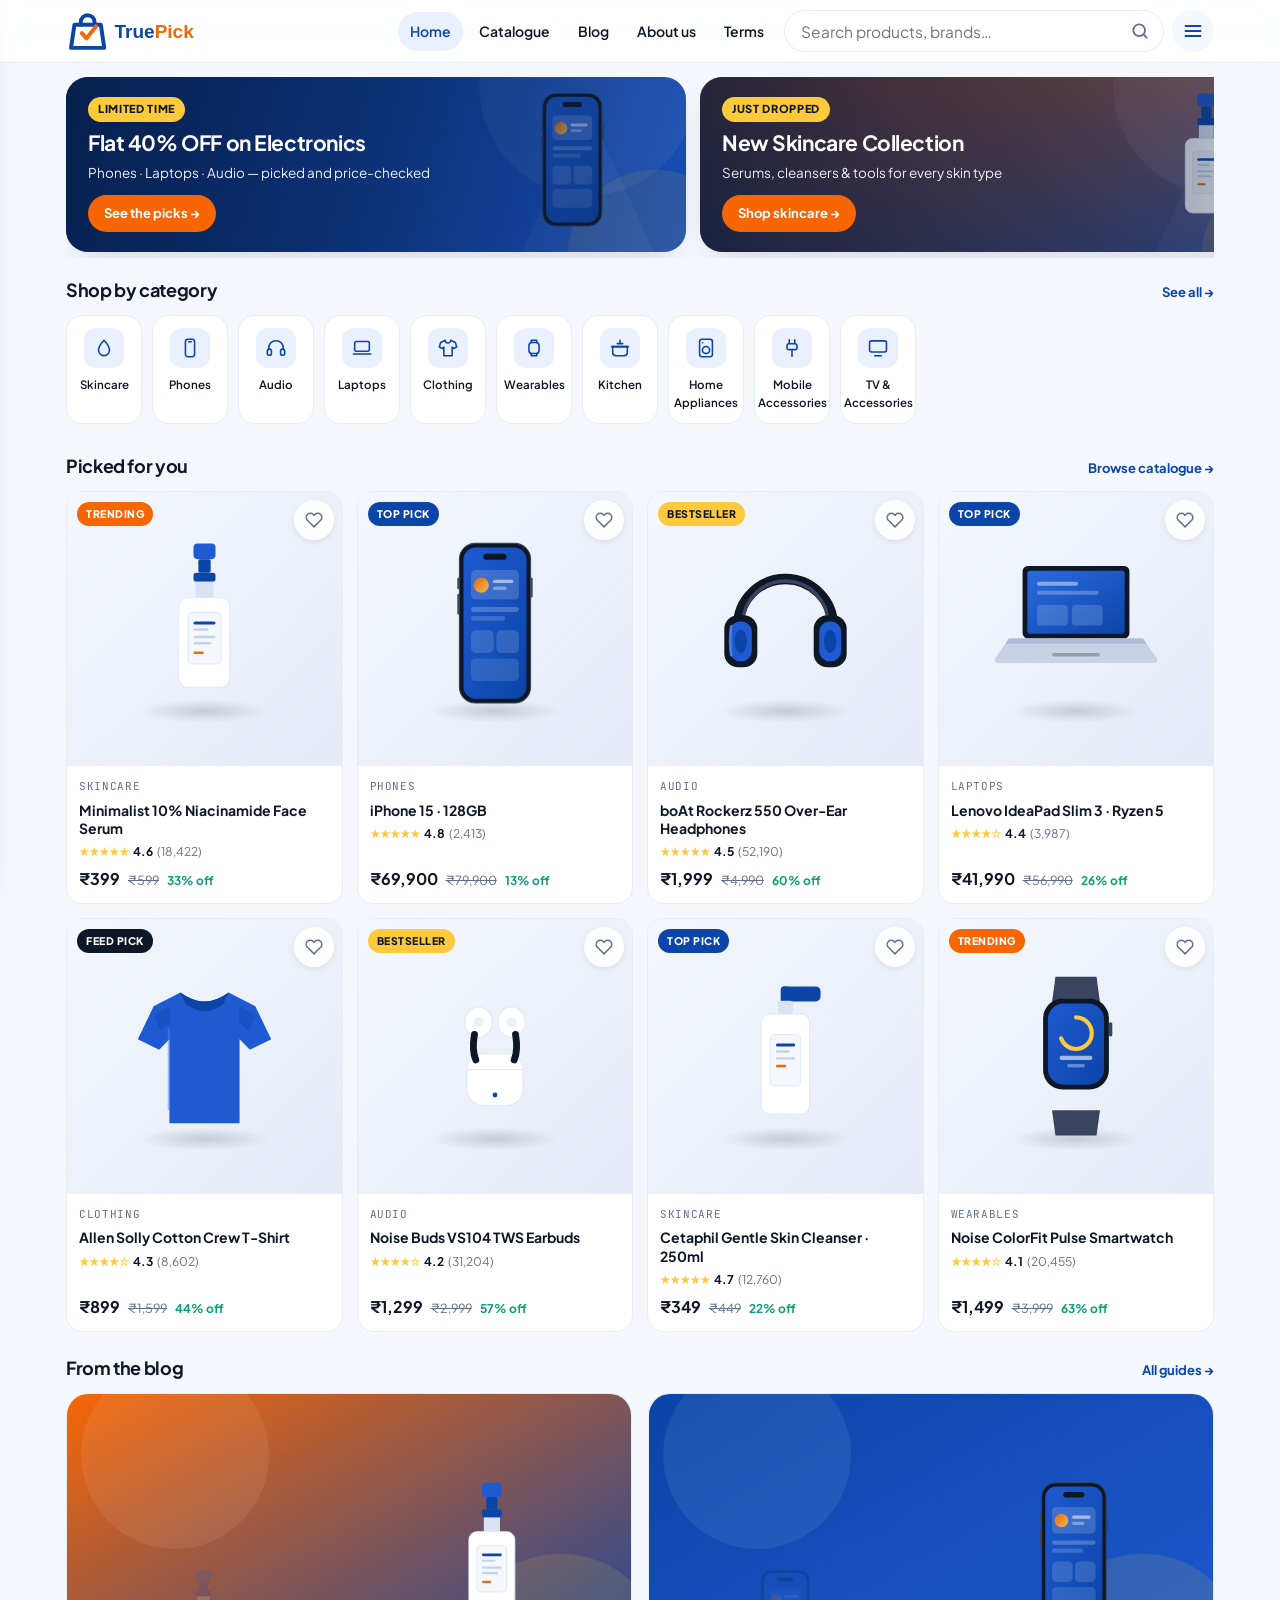
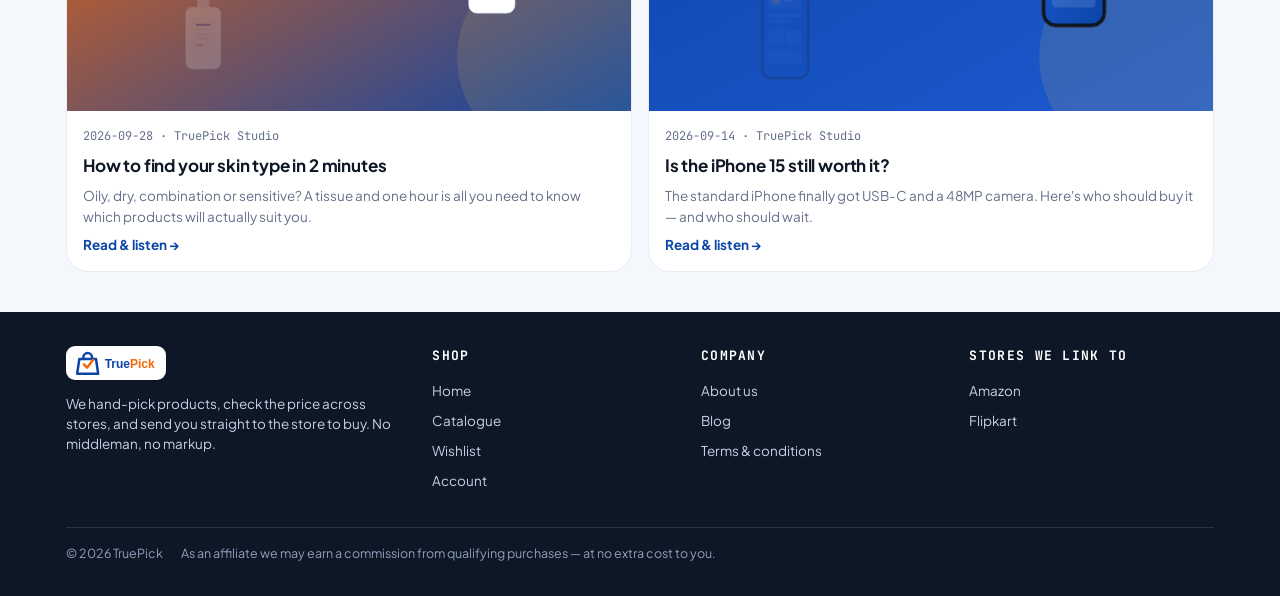
<file: index.html>
<!DOCTYPE html>
<html lang="en">
<head>
<meta charset="UTF-8">
<meta name="viewport" content="width=device-width, initial-scale=1">
<title>TruePick — picked products, honest prices</title>
<meta name="description" content="TruePick hand-picks products, compares prices across Amazon and Flipkart, and sends you straight to the store to buy.">
<link rel="icon" href="assets/img/logo.svg">
<link rel="preconnect" href="https://fonts.googleapis.com">
<link rel="preconnect" href="https://fonts.gstatic.com" crossorigin>
<link href="https://fonts.googleapis.com/css2?family=Plus+Jakarta+Sans:wght@400;500;600;700;800&family=JetBrains+Mono:wght@500&display=swap" rel="stylesheet">
<link rel="stylesheet" href="assets/css/styles.css">
</head>
<body>
<div id="tp-header"></div>
<div id="tp-drawer"></div>

<main>
  <section class="banners">
    <div class="rail" id="rail"></div>
  </section>

  <section class="cats">
    <div class="sec-h"><h2>Shop by category</h2><a href="catalogue.html">See all →</a></div>
    <div class="chips" id="cats"></div>
  </section>

  <section class="section">
    <div class="sec-h"><h2>Picked for you</h2><a href="catalogue.html">Browse catalogue →</a></div>
    <div class="grid" id="picked"></div>
  </section>

  <section class="section">
    <div class="sec-h"><h2>From the blog</h2><a href="blog.html">All guides →</a></div>
    <div class="blog-grid" id="home-blog"></div>
  </section>
</main>

<div id="tp-footer"></div>

<script src="assets/js/config.js"></script>
<script src="assets/js/app.js"></script>
<script src="assets/js/layout.js"></script>
<script>
TP.mountLayout('home');
(async () => {
  const [banners, products, blogs] = await Promise.all([TP.api('banners'), TP.api('products'), TP.api('blogs')]);

  document.getElementById('rail').innerHTML = (Array.isArray(banners) ? banners : []).map(TP.banner).join('');

  const cats = [...new Set((products || []).map(p => p.category))];
  document.getElementById('cats').innerHTML = cats.map(c =>
    `<a class="chip" href="catalogue.html?cat=${encodeURIComponent(c)}"><span class="ic">${TP.catIcon(c)}</span>${TP.esc(c)}</a>`).join('');

  TP.renderGrid(document.getElementById('picked'), (products || []).slice(0, 8));

  document.getElementById('home-blog').innerHTML = (blogs || []).slice(0, 2).map(b => `
    <a class="post" href="blog-post.html?id=${encodeURIComponent(b.id)}">
      <div class="cover"><img src="${TP.esc(b.cover)}" alt=""></div>
      <div class="pb"><span class="meta">${TP.esc(b.date)} · ${TP.esc(b.author)}</span>
        <h3>${TP.esc(b.title)}</h3><p>${TP.esc(b.excerpt)}</p>
        <span class="cta" style="color:var(--blue);font-weight:700;font-size:13.5px">Read &amp; listen →</span></div>
    </a>`).join('');
})();
</script>
</body>
</html>
</file>
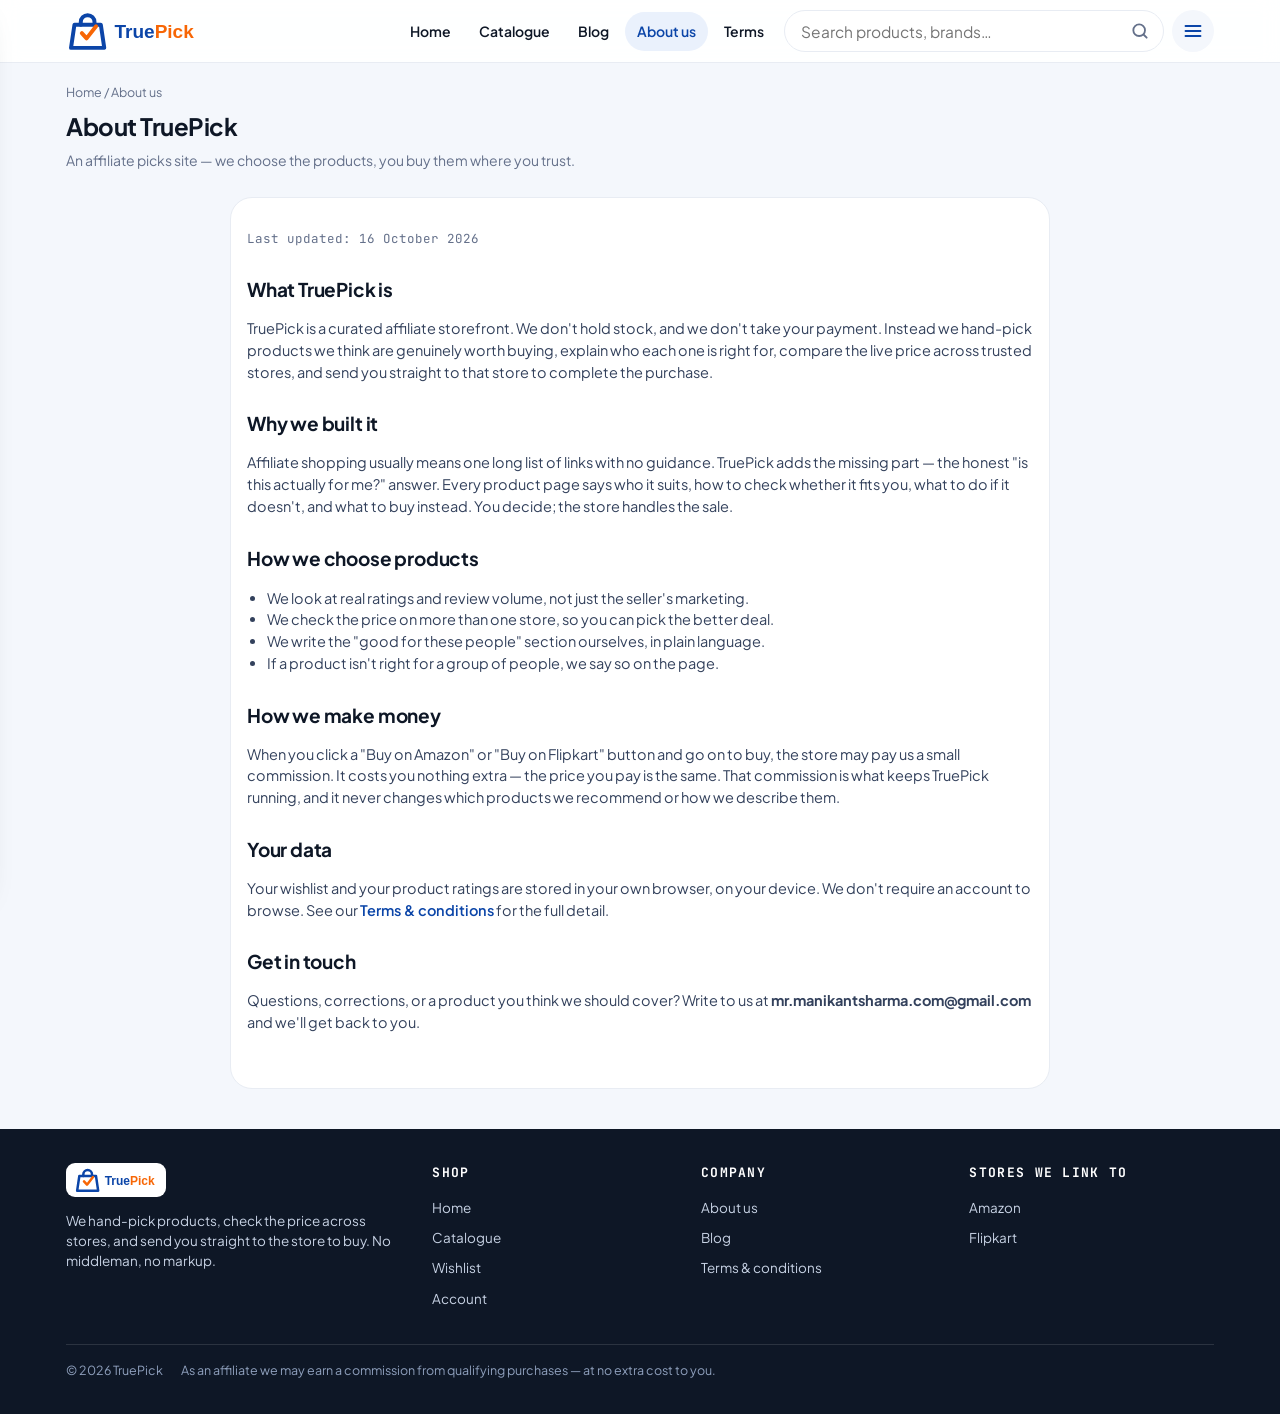
<file: about.html>
<!DOCTYPE html>
<html lang="en">
<head>
<meta charset="UTF-8">
<meta name="viewport" content="width=device-width, initial-scale=1">
<title>About us — TruePick</title>
<meta name="description" content="Who TruePick is, how we pick products, and how we make money.">
<link rel="icon" href="assets/img/logo.svg">
<link rel="preconnect" href="https://fonts.googleapis.com">
<link rel="preconnect" href="https://fonts.gstatic.com" crossorigin>
<link href="https://fonts.googleapis.com/css2?family=Plus+Jakarta+Sans:wght@400;500;600;700;800&family=JetBrains+Mono:wght@500&display=swap" rel="stylesheet">
<link rel="stylesheet" href="assets/css/styles.css">
</head>
<body>
<div id="tp-header"></div>
<div id="tp-drawer"></div>

<main>
  <div class="page-h">
    <div class="crumb"><a href="index.html">Home</a> / About us</div>
    <h1>About TruePick</h1>
    <p>An affiliate picks site — we choose the products, you buy them where you trust.</p>
  </div>
  <section class="section">
    <div class="doc">
      <p class="updated">Last updated: 16 October 2026</p>

      <h2>What TruePick is</h2>
      <p>TruePick is a curated affiliate storefront. We don't hold stock, and we don't take your payment. Instead we hand-pick products we think are genuinely worth buying, explain who each one is right for, compare the live price across trusted stores, and send you straight to that store to complete the purchase.</p>

      <h2>Why we built it</h2>
      <p>Affiliate shopping usually means one long list of links with no guidance. TruePick adds the missing part — the honest "is this actually for me?" answer. Every product page says who it suits, how to check whether it fits you, what to do if it doesn't, and what to buy instead. You decide; the store handles the sale.</p>

      <h2>How we choose products</h2>
      <ul>
        <li>We look at real ratings and review volume, not just the seller's marketing.</li>
        <li>We check the price on more than one store, so you can pick the better deal.</li>
        <li>We write the "good for these people" section ourselves, in plain language.</li>
        <li>If a product isn't right for a group of people, we say so on the page.</li>
      </ul>

      <h2>How we make money</h2>
      <p>When you click a "Buy on Amazon" or "Buy on Flipkart" button and go on to buy, the store may pay us a small commission. It costs you nothing extra — the price you pay is the same. That commission is what keeps TruePick running, and it never changes which products we recommend or how we describe them.</p>

      <h2>Your data</h2>
      <p>Your wishlist and your product ratings are stored in your own browser, on your device. We don't require an account to browse. See our <a href="terms.html" style="color:var(--blue);font-weight:600">Terms &amp; conditions</a> for the full detail.</p>

      <h2>Get in touch</h2>
      <p>Questions, corrections, or a product you think we should cover? Write to us at <b>mr.manikantsharma.com@gmail.com</b> and we'll get back to you.</p>
    </div>
  </section>
</main>

<div id="tp-footer"></div>

<script src="assets/js/config.js"></script>
<script src="assets/js/app.js"></script>
<script src="assets/js/layout.js"></script>
<script>TP.mountLayout('about');</script>
</body>
</html>
</file>
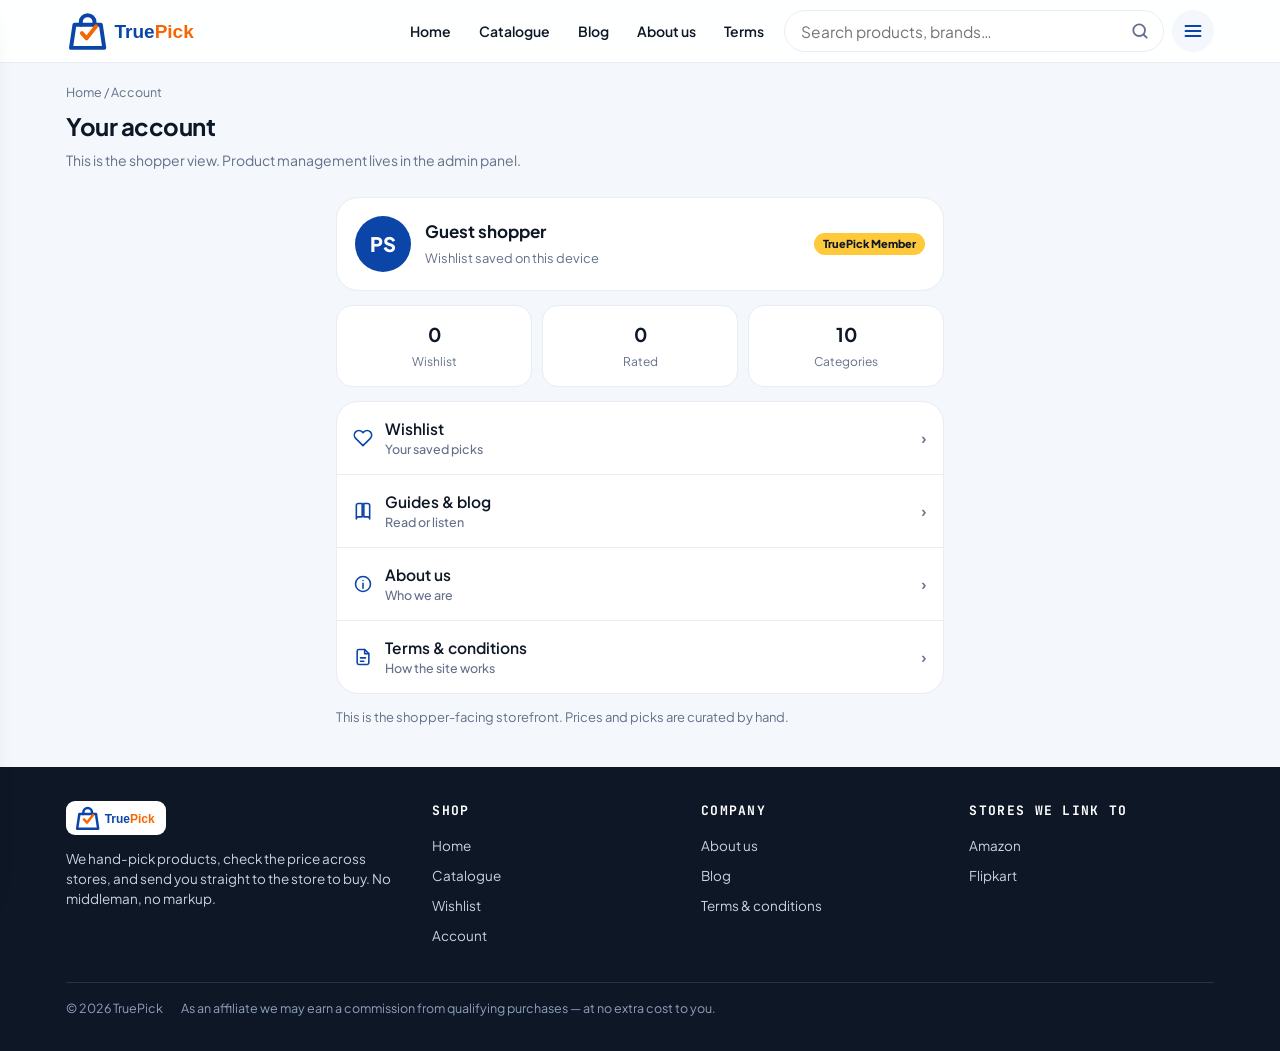
<file: account.html>
<!DOCTYPE html>
<html lang="en">
<head>
<meta charset="UTF-8">
<meta name="viewport" content="width=device-width, initial-scale=1">
<title>Account — TruePick</title>
<link rel="icon" href="assets/img/logo.svg">
<link rel="preconnect" href="https://fonts.googleapis.com">
<link rel="preconnect" href="https://fonts.gstatic.com" crossorigin>
<link href="https://fonts.googleapis.com/css2?family=Plus+Jakarta+Sans:wght@400;500;600;700;800&family=JetBrains+Mono:wght@500&display=swap" rel="stylesheet">
<link rel="stylesheet" href="assets/css/styles.css">
<style>
.prof{background:#fff;border:1px solid var(--line);border-radius:var(--r-lg);padding:18px;display:flex;gap:14px;align-items:center}
.av{width:56px;height:56px;border-radius:999px;background:var(--blue);color:#fff;display:grid;place-items:center;font-weight:800;font-size:20px}
.prof b{font-size:17px;display:block}
.prof small{color:var(--muted)}
.stats{display:flex;gap:10px;margin:14px 0}
.stat{flex:1;background:#fff;border:1px solid var(--line);border-radius:var(--r);padding:14px;text-align:center}
.stat b{display:block;font-size:19px}
.stat small{color:var(--muted);font-size:12px}
.menu{background:#fff;border:1px solid var(--line);border-radius:var(--r-lg);overflow:hidden}
.menu a{display:flex;align-items:center;gap:12px;padding:15px 16px;border-bottom:1px solid var(--line);font-weight:600}
.menu a:last-child{border-bottom:0}
.menu a small{color:var(--muted);font-weight:500;font-size:12.5px;display:block}
.menu a .go{margin-left:auto;color:var(--muted)}
.badge-gold{background:var(--yellow);color:var(--ink);font-size:11px;font-weight:800;padding:3px 9px;border-radius:999px}
</style>
</head>
<body>
<div id="tp-header"></div>
<div id="tp-drawer"></div>

<main>
  <div class="page-h">
    <div class="crumb"><a href="index.html">Home</a> / Account</div>
    <h1>Your account</h1>
    <p>This is the shopper view. Product management lives in the admin panel.</p>
  </div>
  <section class="section" style="max-width:640px">
    <div class="prof">
      <div class="av">PS</div>
      <div><b>Guest shopper</b><small>Wishlist saved on this device</small></div>
      <span class="badge-gold" style="margin-left:auto">TruePick Member</span>
    </div>
    <div class="stats">
      <div class="stat"><b id="s-wish">0</b><small>Wishlist</small></div>
      <div class="stat"><b id="s-rate">0</b><small>Rated</small></div>
      <div class="stat"><b id="s-cat">0</b><small>Categories</small></div>
    </div>
    <div class="menu">
      <a href="wishlist.html"><svg viewBox="0 0 24 24" fill="none" stroke="currentColor" stroke-width="1.9" stroke-linecap="round" stroke-linejoin="round"><path d="M20.8 4.6a5.5 5.5 0 0 0-7.8 0L12 5.7l-1-1.1a5.5 5.5 0 1 0-7.8 7.8l8.8 8.8 8.8-8.8a5.5 5.5 0 0 0 0-7.8z"/></svg> <span>Wishlist<small>Your saved picks</small></span><span class="go">›</span></a>
      <a href="blog.html"><svg viewBox="0 0 24 24" fill="none" stroke="currentColor" stroke-width="1.9" stroke-linecap="round" stroke-linejoin="round"><path d="M4 5.5A2.5 2.5 0 0 1 6.5 3H11v16H6.5A2.5 2.5 0 0 0 4 21.5z"/><path d="M20 5.5A2.5 2.5 0 0 0 17.5 3H13v16h4.5A2.5 2.5 0 0 1 20 21.5z"/></svg> <span>Guides &amp; blog<small>Read or listen</small></span><span class="go">›</span></a>
      <a href="about.html"><svg viewBox="0 0 24 24" fill="none" stroke="currentColor" stroke-width="1.9" stroke-linecap="round"><circle cx="12" cy="12" r="9"/><path d="M12 11v6M12 7.7h.01"/></svg> <span>About us<small>Who we are</small></span><span class="go">›</span></a>
      <a href="terms.html"><svg viewBox="0 0 24 24" fill="none" stroke="currentColor" stroke-width="1.9" stroke-linecap="round" stroke-linejoin="round"><path d="M14 3H7a2 2 0 0 0-2 2v14a2 2 0 0 0 2 2h10a2 2 0 0 0 2-2V8z"/><path d="M14 3v5h5M9 13h6M9 17h4"/></svg> <span>Terms &amp; conditions<small>How the site works</small></span><span class="go">›</span></a>
    </div>
    <p style="color:var(--muted);font-size:13px;margin-top:14px">This is the shopper-facing storefront. Prices and picks are curated by hand.</p>
  </section>
</main>

<div id="tp-footer"></div>

<script src="assets/js/config.js"></script>
<script src="assets/js/app.js"></script>
<script src="assets/js/layout.js"></script>
<script>
TP.mountLayout('account');
(async () => {
  const products = await TP.api('products');
  const rated = Object.keys(JSON.parse(localStorage.getItem('tp_myrating') || '{}')).length;
  document.getElementById('s-wish').textContent = TP.wishlist.all().length;
  document.getElementById('s-rate').textContent = rated;
  document.getElementById('s-cat').textContent = new Set((products || []).map(p => p.category)).size;
})();
</script>
</body>
</html>
</file>
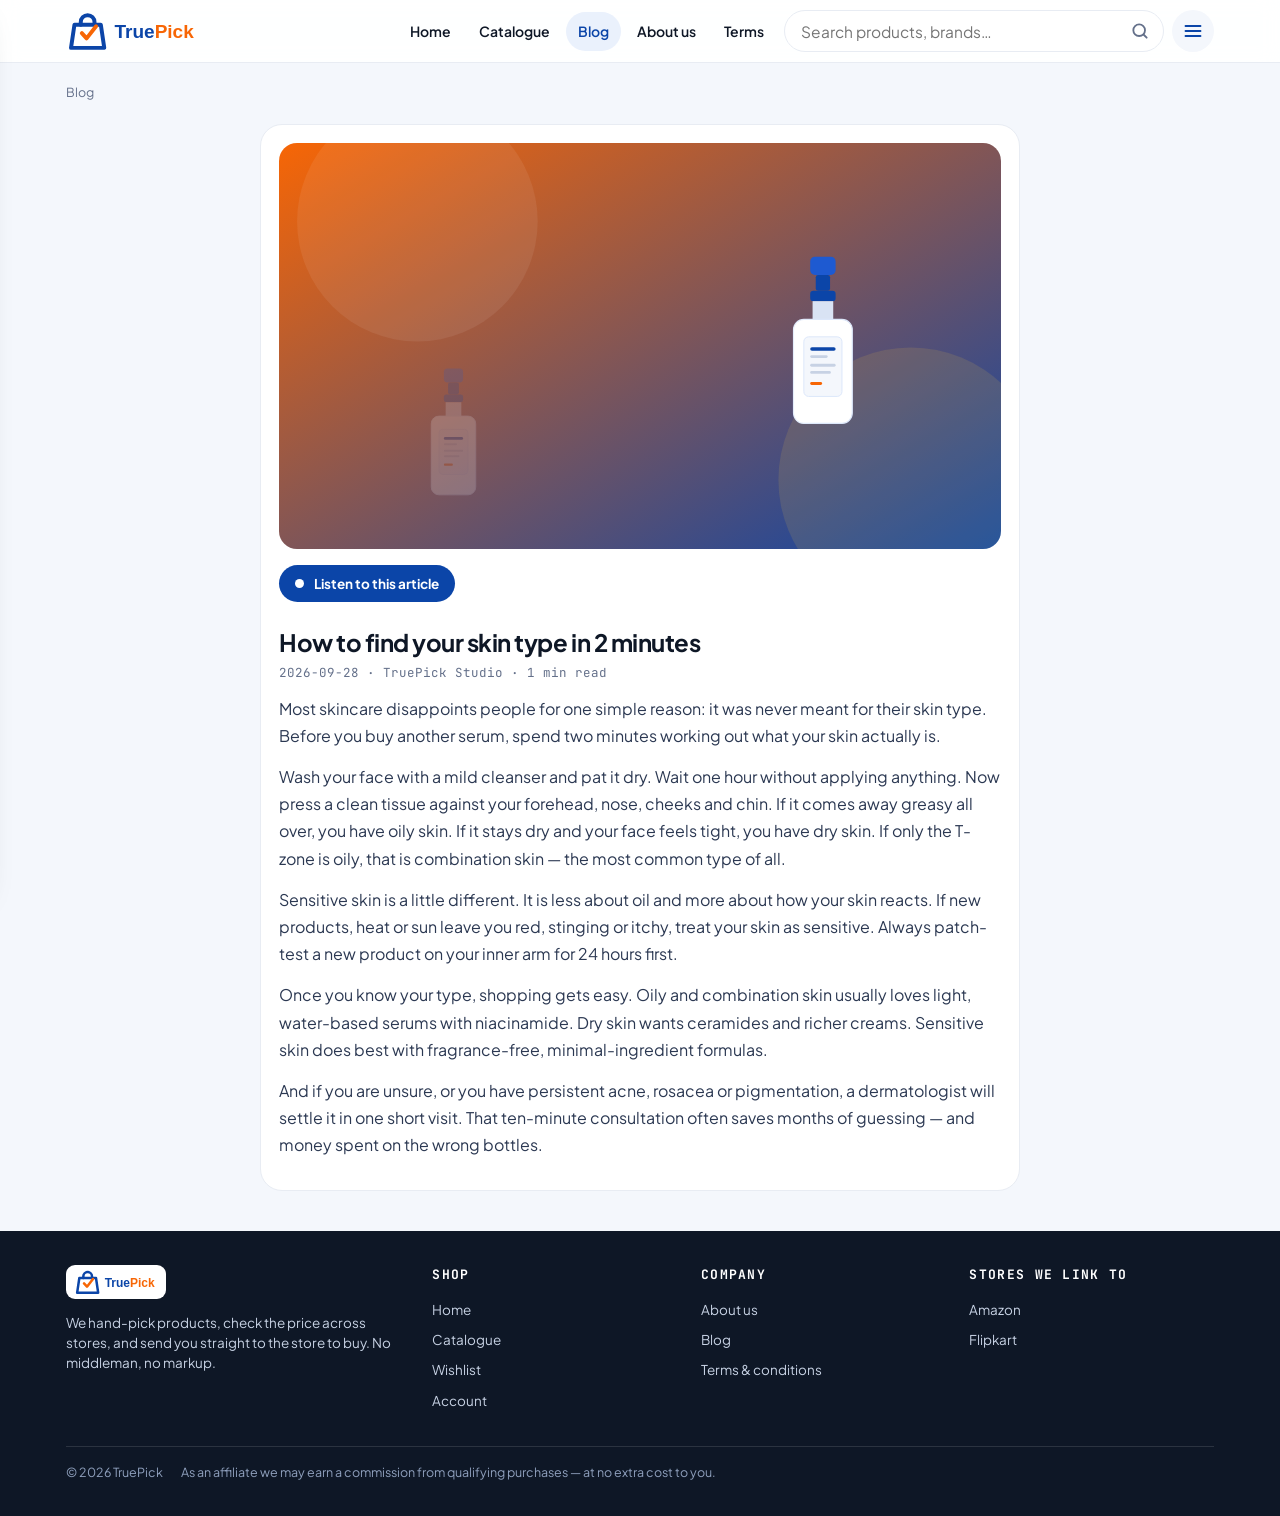
<file: blog-post.html>
<!DOCTYPE html>
<html lang="en">
<head>
<meta charset="UTF-8">
<meta name="viewport" content="width=device-width, initial-scale=1">
<title>Reading — TruePick</title>
<link rel="icon" href="assets/img/logo.svg">
<link rel="preconnect" href="https://fonts.googleapis.com">
<link rel="preconnect" href="https://fonts.gstatic.com" crossorigin>
<link href="https://fonts.googleapis.com/css2?family=Plus+Jakarta+Sans:wght@400;500;600;700;800&family=JetBrains+Mono:wght@500&display=swap" rel="stylesheet">
<link rel="stylesheet" href="assets/css/styles.css">
</head>
<body>
<div id="tp-header"></div>
<div id="tp-drawer"></div>

<main>
  <div class="page-h" style="padding-bottom:0"><div class="crumb"><a href="blog.html">Blog</a></div></div>
  <section class="section"><article class="reader" id="reader"></article></section>
</main>

<div id="tp-footer"></div>

<script src="assets/js/config.js"></script>
<script src="assets/js/app.js"></script>
<script src="assets/js/layout.js"></script>
<script>
TP.mountLayout('blog');
(async () => {
  const posts = await TP.api('blogs');
  const id = new URLSearchParams(location.search).get('id');
  const p = (posts || []).find(x => x.id === id) || (posts || [])[0];
  const el = document.getElementById('reader');
  if (!p) { el.innerHTML = '<p>Post not found. <a href="blog.html">Back to blog</a></p>'; return; }
  document.title = p.title + ' — TruePick';
  const plain = (p.body || []).join(' ');
  el.innerHTML = `
    <div class="cover" style="border-radius:18px;overflow:hidden;margin-bottom:16px"><img src="${TP.esc(p.cover)}" alt=""></div>
    <button class="listen" id="listen"><span class="dot"></span><span>Listen to this article</span></button>
    <h1>${TP.esc(p.title)}</h1>
    <div class="meta">${TP.esc(p.date)} · ${TP.esc(p.author)} · ${Math.max(1, Math.round(plain.split(/\s+/).length / 200))} min read</div>
    <div class="prose">${(p.body || []).map(par => `<p>${TP.esc(par)}</p>`).join('')}</div>`;
  document.getElementById('listen').addEventListener('click', e => TP.speak(e.currentTarget, p.title + '. ' + plain));
  window.addEventListener('beforeunload', () => { if ('speechSynthesis' in window) speechSynthesis.cancel(); });
})();
</script>
</body>
</html>
</file>
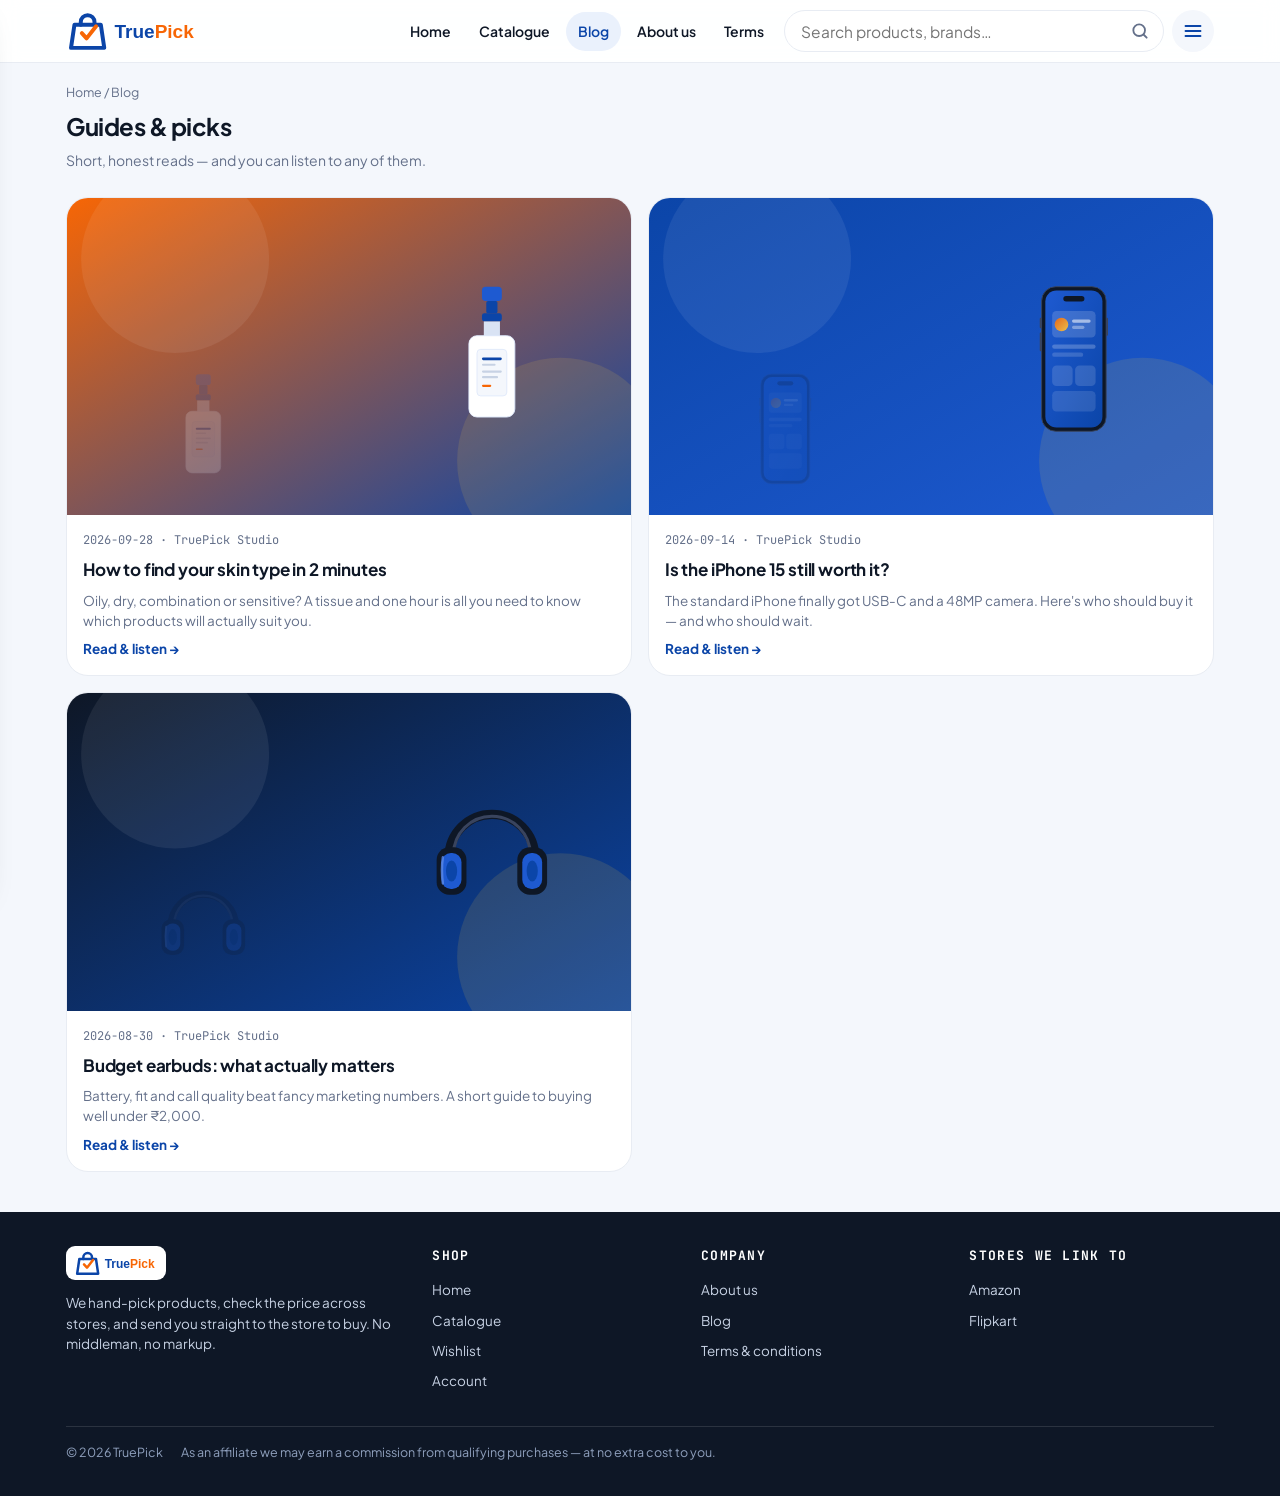
<file: blog.html>
<!DOCTYPE html>
<html lang="en">
<head>
<meta charset="UTF-8">
<meta name="viewport" content="width=device-width, initial-scale=1">
<title>Blog &amp; guides — TruePick</title>
<link rel="icon" href="assets/img/logo.svg">
<link rel="preconnect" href="https://fonts.googleapis.com">
<link rel="preconnect" href="https://fonts.gstatic.com" crossorigin>
<link href="https://fonts.googleapis.com/css2?family=Plus+Jakarta+Sans:wght@400;500;600;700;800&family=JetBrains+Mono:wght@500&display=swap" rel="stylesheet">
<link rel="stylesheet" href="assets/css/styles.css">
</head>
<body>
<div id="tp-header"></div>
<div id="tp-drawer"></div>

<main>
  <div class="page-h">
    <div class="crumb"><a href="index.html">Home</a> / Blog</div>
    <h1>Guides &amp; picks</h1>
    <p>Short, honest reads — and you can listen to any of them.</p>
  </div>
  <section class="section"><div class="blog-grid" id="posts"></div></section>
</main>

<div id="tp-footer"></div>

<script src="assets/js/config.js"></script>
<script src="assets/js/app.js"></script>
<script src="assets/js/layout.js"></script>
<script>
TP.mountLayout('blog');
(async () => {
  const posts = await TP.api('blogs');
  document.getElementById('posts').innerHTML = (posts || []).map(b => `
    <a class="post" href="blog-post.html?id=${encodeURIComponent(b.id)}">
      <div class="cover"><img src="${TP.esc(b.cover)}" alt=""></div>
      <div class="pb"><span class="meta">${TP.esc(b.date)} · ${TP.esc(b.author)}</span>
        <h3>${TP.esc(b.title)}</h3><p>${TP.esc(b.excerpt)}</p>
        <span style="color:var(--blue);font-weight:700;font-size:13.5px">Read &amp; listen →</span></div>
    </a>`).join('');
})();
</script>
</body>
</html>
</file>
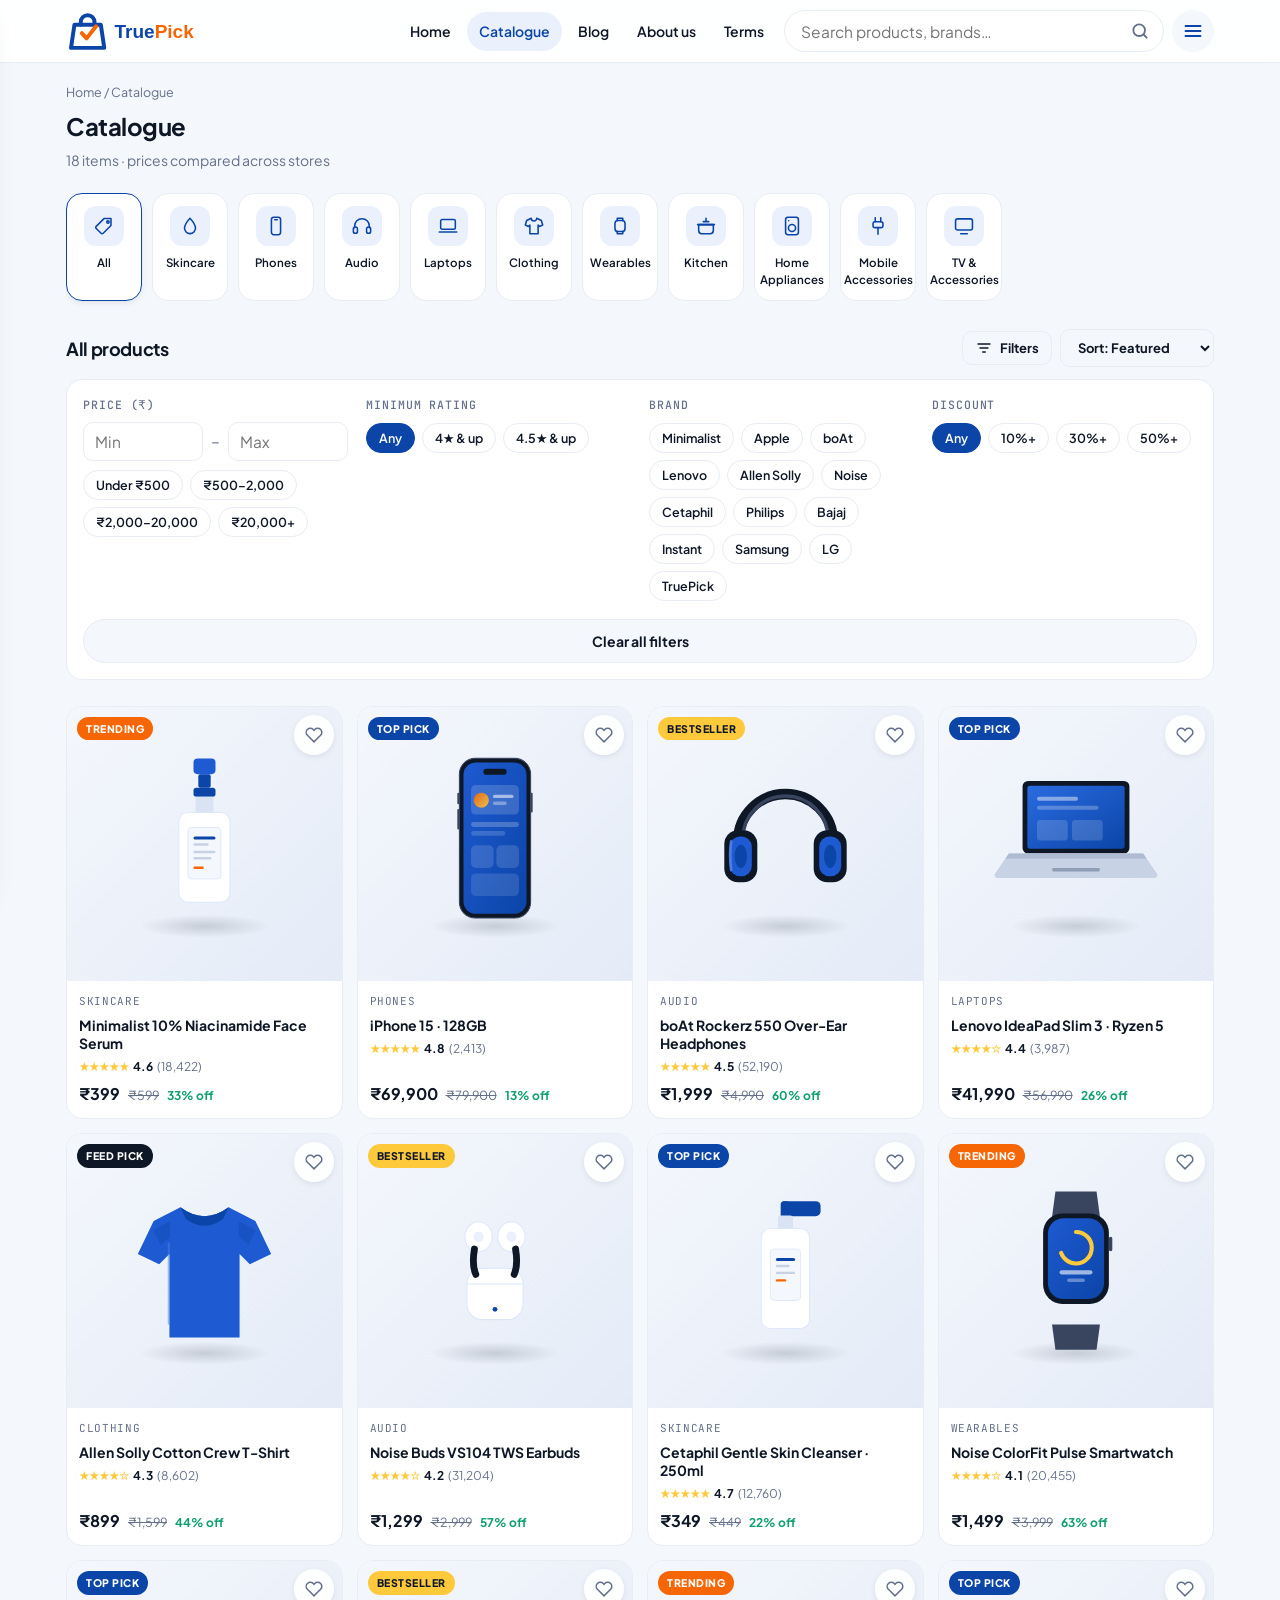
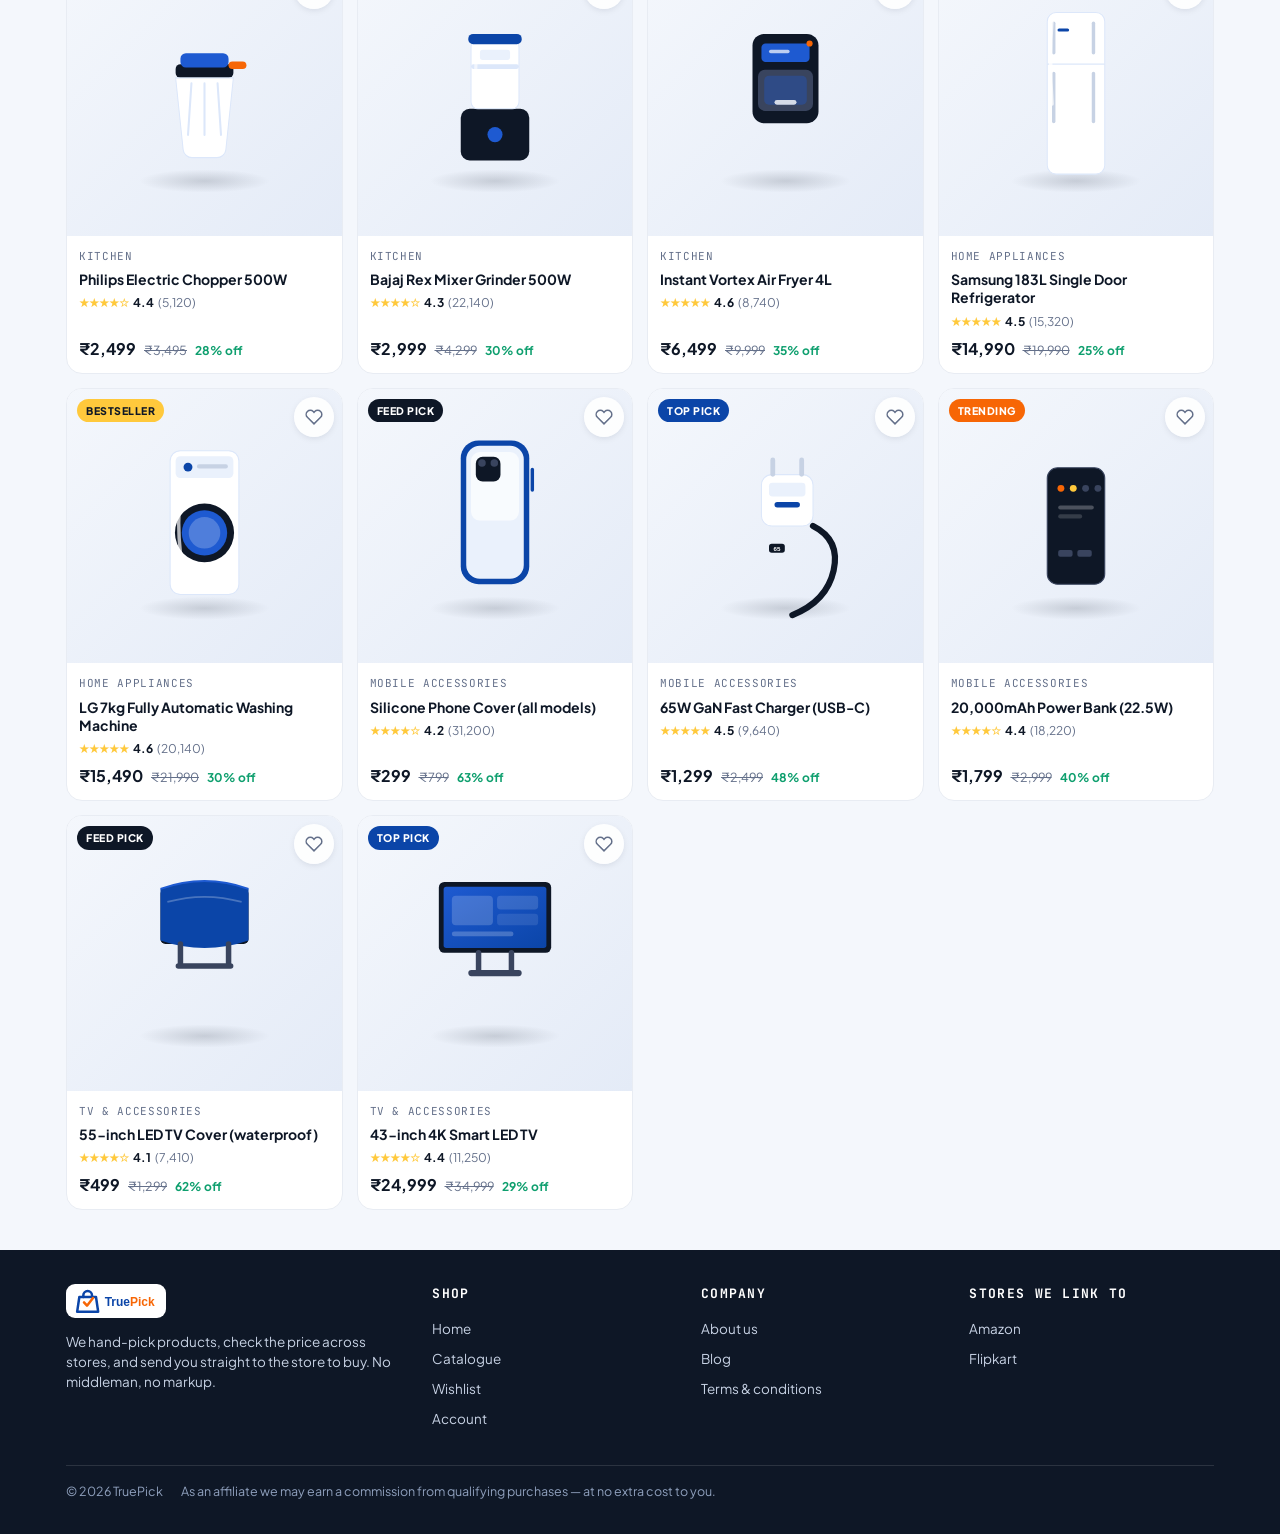
<file: catalogue.html>
<!DOCTYPE html>
<html lang="en">
<head>
<meta charset="UTF-8">
<meta name="viewport" content="width=device-width, initial-scale=1">
<title>Catalogue — TruePick</title>
<meta name="description" content="Browse every product TruePick has picked, filter by category, price, rating, brand and discount, and jump straight to the store.">
<link rel="icon" href="assets/img/logo.svg">
<link rel="preconnect" href="https://fonts.googleapis.com">
<link rel="preconnect" href="https://fonts.gstatic.com" crossorigin>
<link href="https://fonts.googleapis.com/css2?family=Plus+Jakarta+Sans:wght@400;500;600;700;800&family=JetBrains+Mono:wght@500&display=swap" rel="stylesheet">
<link rel="stylesheet" href="assets/css/styles.css">
</head>
<body>
<div id="tp-header"></div>
<div id="tp-drawer"></div>

<main>
  <div class="page-h">
    <div class="crumb"><a href="index.html">Home</a> / Catalogue</div>
    <h1 id="title">Catalogue</h1>
    <p id="count">Every product we've picked, in one place.</p>
  </div>

  <section class="cats">
    <div class="chips" id="filter"></div>
  </section>

  <section class="section">
    <div class="sec-h">
      <h2 id="catLabel">All products</h2>
      <div class="toolbar">
        <button class="btn btn-ghost btn-sm" id="fBtn" aria-expanded="false" aria-controls="fpanel">
          <svg viewBox="0 0 24 24" fill="none" stroke="currentColor" stroke-width="2" stroke-linecap="round"><path d="M3 6h18M6 12h12M10 18h4"/></svg>
          Filters<span class="fcount" id="fCount" hidden>0</span>
        </button>
        <select id="sort" class="btn btn-ghost" aria-label="Sort products">
          <option value="featured">Sort: Featured</option>
          <option value="low">Price: low to high</option>
          <option value="high">Price: high to low</option>
          <option value="rating">Top rated</option>
          <option value="discount">Biggest discount</option>
        </select>
      </div>
    </div>

    <div class="fpanel" id="fpanel" hidden>
      <div class="fgroup">
        <h4>Price (₹)</h4>
        <div class="frow">
          <input type="number" id="pmin" placeholder="Min" min="0" inputmode="numeric" aria-label="Minimum price">
          <span class="dash">–</span>
          <input type="number" id="pmax" placeholder="Max" min="0" inputmode="numeric" aria-label="Maximum price">
        </div>
        <div class="quick" id="qPrice"></div>
      </div>
      <div class="fgroup"><h4>Minimum rating</h4><div class="quick" id="qRating"></div></div>
      <div class="fgroup"><h4>Brand</h4><div class="quick" id="qBrand"></div></div>
      <div class="fgroup"><h4>Discount</h4><div class="quick" id="qOffer"></div></div>
      <button class="btn btn-ghost btn-block" id="clearAll">Clear all filters</button>
    </div>

    <div class="active" id="active"></div>
    <div class="grid" id="grid"></div>
  </section>
</main>

<div id="tp-footer"></div>

<script src="assets/js/config.js"></script>
<script src="assets/js/app.js"></script>
<script src="assets/js/layout.js"></script>
<script>
TP.mountLayout('catalogue');
(async () => {
  const products = await TP.api('products');
  const params = new URLSearchParams(location.search);
  const cats = ['All', ...[...new Set((products || []).map(p => p.category))]];
  const brands = [...new Set((products || []).map(p => p.brand).filter(Boolean))];

  const S = { cat: params.get('cat') || 'All', min: null, max: null, rating: 0, brands: new Set(), offer: 0 };

  const mkQuick = (el, opts, get, set) => {
    el.innerHTML = opts.map(o => `<button class="qbtn" data-v="${o.v}">${o.t}</button>`).join('');
    const paint = () => el.querySelectorAll('.qbtn').forEach(b => b.classList.toggle('on', String(get()) === String(b.dataset.v)));
    el.querySelectorAll('.qbtn').forEach(b => b.addEventListener('click', () => { set(b.dataset.v); paint(); run(); }));
    paint(); return paint;
  };

  // category chips
  document.getElementById('filter').innerHTML = cats.map(c =>
    `<a class="chip${c === S.cat ? ' on' : ''}" href="catalogue.html${c === 'All' ? '' : '?cat=' + encodeURIComponent(c)}"
        style="${c === S.cat ? 'border-color:var(--blue);box-shadow:var(--shadow-sm)' : ''}">
       <span class="ic">${c === 'All' ? TP.ic.tag : TP.catIcon(c)}</span>${TP.esc(c)}</a>`).join('');

  const priceOpts = [
    { t: 'Under ₹500', v: '0-500' }, { t: '₹500–2,000', v: '500-2000' },
    { t: '₹2,000–20,000', v: '2000-20000' }, { t: '₹20,000+', v: '20000-' }
  ];
  const paintPrice = mkQuick(document.getElementById('qPrice'), priceOpts, () => (S.min === null && S.max === null) ? '' : `${S.min ?? ''}-${S.max ?? ''}`,
    v => { const [a, b] = v.split('-'); S.min = a === '' ? null : +a; S.max = b === '' ? null : +b;
           document.getElementById('pmin').value = S.min ?? ''; document.getElementById('pmax').value = S.max ?? ''; });

  mkQuick(document.getElementById('qRating'), [{ t: 'Any', v: 0 }, { t: '4★ & up', v: 4 }, { t: '4.5★ & up', v: 4.5 }],
    () => S.rating, v => { S.rating = +v; });

  mkQuick(document.getElementById('qBrand'), brands.map(b => ({ t: b, v: b })), () => '', v => {
    S.brands.has(v) ? S.brands.delete(v) : S.brands.add(v);
    document.querySelectorAll('#qBrand .qbtn').forEach(b => b.classList.toggle('on', S.brands.has(b.dataset.v)));
  });

  mkQuick(document.getElementById('qOffer'), [{ t: 'Any', v: 0 }, { t: '10%+', v: 10 }, { t: '30%+', v: 30 }, { t: '50%+', v: 50 }],
    () => S.offer, v => { S.offer = +v; });

  const pmin = document.getElementById('pmin'), pmax = document.getElementById('pmax');
  [pmin, pmax].forEach(i => i.addEventListener('input', () => {
    S.min = pmin.value === '' ? null : +pmin.value;
    S.max = pmax.value === '' ? null : +pmax.value;
    paintPrice(); run();
  }));

  document.getElementById('fBtn').addEventListener('click', e => {
    const p = document.getElementById('fpanel');
    p.hidden = !p.hidden;
    e.currentTarget.setAttribute('aria-expanded', String(!p.hidden));
  });

  document.getElementById('clearAll').addEventListener('click', () => {
    S.min = S.max = null; S.rating = 0; S.offer = 0; S.brands.clear();
    pmin.value = pmax.value = '';
    document.querySelectorAll('.qbtn').forEach(b => b.classList.remove('on'));
    document.querySelector('#qRating .qbtn[data-v="0"]').classList.add('on');
    document.querySelector('#qOffer .qbtn[data-v="0"]').classList.add('on');
    run();
  });

  function activeCount() {
    let n = 0;
    if (S.min !== null || S.max !== null) n++;
    if (S.rating) n++; if (S.offer) n++; n += S.brands.size;
    return n;
  }

  function chipsHTML() {
    const out = [];
    const rm = (label, fn) => out.push(`<span class="achip">${label}<button data-rm="${out.length}" aria-label="Remove">×</button></span>`);
    const fns = [];
    if (S.min !== null || S.max !== null) { rm(`₹${S.min ?? 0} – ${S.max ? '₹' + S.max : 'any'}`, null); fns.push(() => { S.min = S.max = null; pmin.value = pmax.value = ''; paintPrice(); }); }
    if (S.rating) { rm(`${S.rating}★ & up`, null); fns.push(() => { S.rating = 0; document.querySelectorAll('#qRating .qbtn').forEach(b => b.classList.toggle('on', b.dataset.v === '0')); }); }
    if (S.offer) { rm(`${S.offer}%+ off`, null); fns.push(() => { S.offer = 0; document.querySelectorAll('#qOffer .qbtn').forEach(b => b.classList.toggle('on', b.dataset.v === '0')); }); }
    S.brands.forEach(b => { rm(b, null); fns.push(() => { S.brands.delete(b); document.querySelectorAll('#qBrand .qbtn').forEach(x => x.classList.toggle('on', S.brands.has(x.dataset.v))); }); });
    const el = document.getElementById('active');
    el.innerHTML = out.length ? out.join('') + `<button class="btn btn-ghost btn-sm" id="clr2">Clear all</button>` : '';
    el.querySelectorAll('[data-rm]').forEach((b, i) => b.addEventListener('click', () => { fns[i](); run(); }));
    const c2 = document.getElementById('clr2'); if (c2) c2.addEventListener('click', () => document.getElementById('clearAll').click());
  }

  function run() {
    let list = (products || []).slice();
    if (S.cat !== 'All') list = list.filter(p => p.category === S.cat);
    if (S.min !== null) list = list.filter(p => p.price >= S.min);
    if (S.max !== null) list = list.filter(p => p.price <= S.max);
    if (S.rating) list = list.filter(p => p.rating >= S.rating);
    if (S.brands.size) list = list.filter(p => S.brands.has(p.brand));
    if (S.offer) list = list.filter(p => TP.pct(p.mrp, p.price) >= S.offer);

    const s = document.getElementById('sort').value;
    if (s === 'low') list.sort((a, b) => a.price - b.price);
    if (s === 'high') list.sort((a, b) => b.price - a.price);
    if (s === 'rating') list.sort((a, b) => b.rating - a.rating);
    if (s === 'discount') list.sort((a, b) => TP.pct(b.mrp, b.price) - TP.pct(a.mrp, a.price));

    const n = activeCount();
    const fc = document.getElementById('fCount'); fc.textContent = n; fc.hidden = !n;
    document.getElementById('catLabel').textContent = S.cat === 'All' ? 'All products' : S.cat;
    document.getElementById('title').textContent = S.cat === 'All' ? 'Catalogue' : S.cat;
    document.getElementById('count').textContent = `${list.length} item${list.length === 1 ? '' : 's'}${n ? ` · ${n} filter${n === 1 ? '' : 's'} on` : ''} · prices compared across stores`;
    chipsHTML();
    TP.renderGrid(document.getElementById('grid'), list);
  }

  document.getElementById('sort').addEventListener('change', run);
  run();
})();
</script>
</body>
</html>
</file>
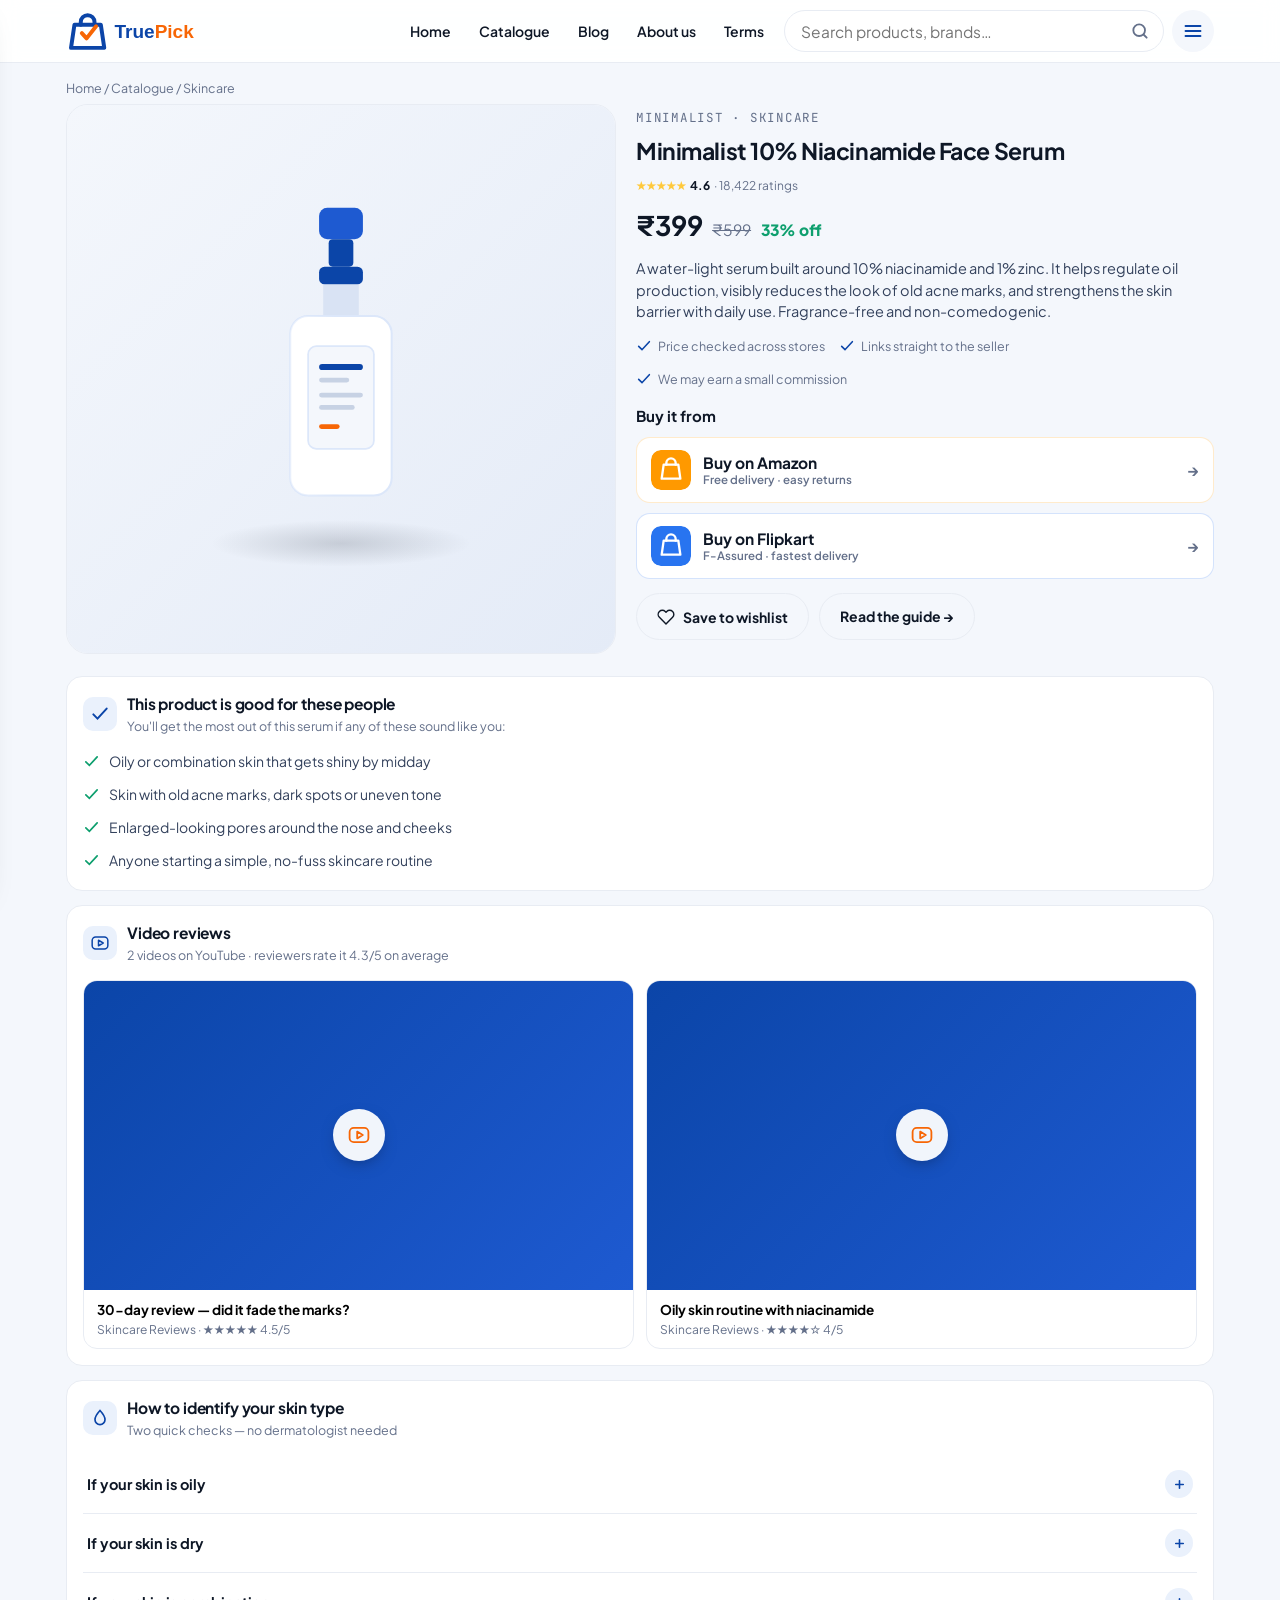
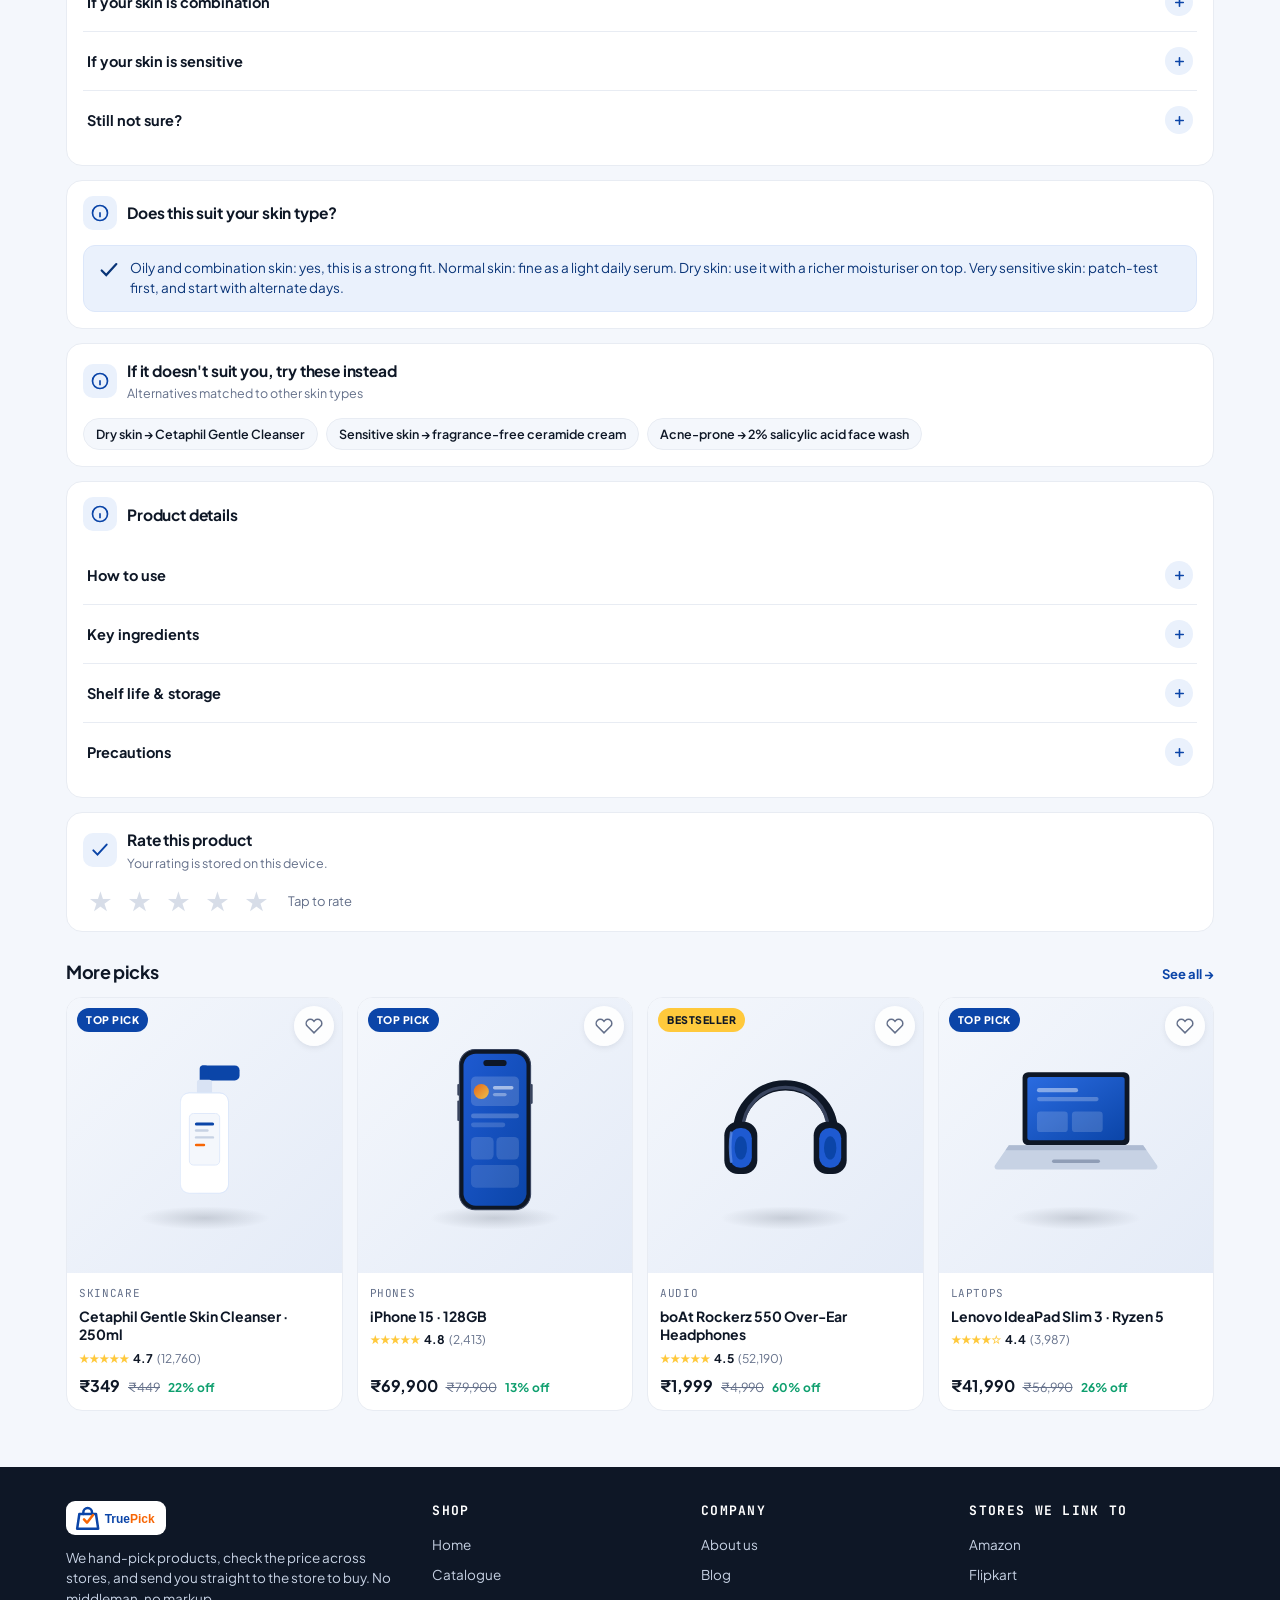
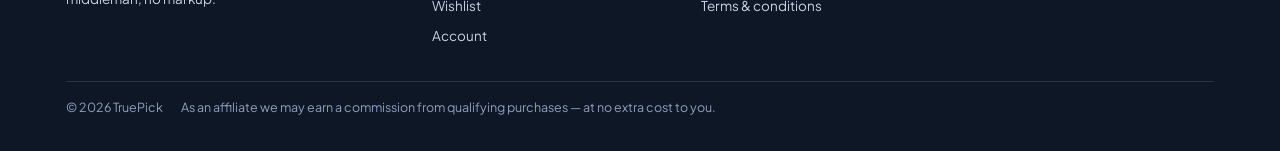
<file: product.html>
<!DOCTYPE html>
<html lang="en">
<head>
<meta charset="UTF-8">
<meta name="viewport" content="width=device-width, initial-scale=1">
<title>Product — TruePick</title>
<link rel="icon" href="assets/img/logo.svg">
<link rel="preconnect" href="https://fonts.googleapis.com">
<link rel="preconnect" href="https://fonts.gstatic.com" crossorigin>
<link href="https://fonts.googleapis.com/css2?family=Plus+Jakarta+Sans:wght@400;500;600;700;800&family=JetBrains+Mono:wght@500&display=swap" rel="stylesheet">
<link rel="stylesheet" href="assets/css/styles.css">
</head>
<body>
<div id="tp-header"></div>
<div id="tp-drawer"></div>

<main><div class="pdp" id="pdp"></div></main>

<div id="tp-footer"></div>

<script src="assets/js/config.js"></script>
<script src="assets/js/app.js"></script>
<script src="assets/js/layout.js"></script>
<script>
TP.mountLayout('');
const ICON = {
  drop: '<svg viewBox="0 0 24 24" fill="none" stroke="currentColor" stroke-width="2"><path d="M12 3s6 6.5 6 11a6 6 0 0 1-12 0c0-4.5 6-11 6-11z"/></svg>',
  info: '<svg viewBox="0 0 24 24" fill="none" stroke="currentColor" stroke-width="2"><circle cx="12" cy="12" r="9"/><path d="M12 11v6M12 7.5h.01"/></svg>',
  check: '<svg viewBox="0 0 24 24" fill="none" stroke="currentColor" stroke-width="2.4" stroke-linecap="round"><path d="M4 12.5l5 5 11-12"/></svg>'
};
const esc = TP.esc;
const PLUS = '<svg viewBox="0 0 24 24" fill="none" stroke="currentColor" stroke-width="2.6" stroke-linecap="round"><path d="M12 6v12M6 12h12"/></svg>';

function blockHTML(b) {
  if (b.type === 'accordion') {
    return `<div class="block"><div class="block-h"><span class="ic">${ICON[b.icon] || ICON.info}</span>
        <div><h3>${esc(b.title)}</h3>${b.subtitle ? `<p>${esc(b.subtitle)}</p>` : ''}</div></div>
      <div class="block-b">${b.items.map(it => `<div class="acc">
        <button class="acc-q">${esc(it.q)}<span class="plus">${PLUS}</span></button>
        <div class="acc-a"><div class="in">${esc(it.a)}</div></div></div>`).join('')}</div></div>`;
  }
  if (b.type === 'callout') {
    return `<div class="block"><div class="block-h"><span class="ic">${ICON.info}</span><div><h3>${esc(b.title)}</h3></div></div>
      <div class="block-b"><div class="callout ${b.tone === 'blue' ? 'blue' : ''}">${ICON.check}<span>${esc(b.text)}</span></div></div></div>`;
  }
  if (b.type === 'pills') {
    return `<div class="block"><div class="block-h"><span class="ic">${ICON.info}</span>
        <div><h3>${esc(b.title)}</h3>${b.subtitle ? `<p>${esc(b.subtitle)}</p>` : ''}</div></div>
      <div class="block-b"><div class="pill-list">${b.items.map(p =>
        `<a class="pill alt" href="${esc(p.href || '#')}">${esc(p.label)}</a>`).join('')}</div></div></div>`;
  }
  return '';
}

function affiliate(b) {
  return `<a class="aff" href="${esc(b.url)}" target="_blank" rel="nofollow sponsored noopener"
      style="border-color:${esc(b.color)}33">
    <span class="logo"><img src="${esc(b.logo || 'assets/img/brands/generic.svg')}" alt="${esc(b.platform)}"></span>
    <span class="txt"><span>${esc(b.label)}</span>${b.sub ? `<small>${esc(b.sub)}</small>` : ''}</span>
    <span class="go">→</span></a>`;
}

(async () => {
  const products = await TP.api('products');
  const id = new URLSearchParams(location.search).get('id');
  const p = (products || []).find(x => x.id === id) || (products || [])[0];
  const root = document.getElementById('pdp');
  if (!p) { root.innerHTML = '<div class="empty"><p>Product not found. <a href="catalogue.html">Back to catalogue</a></p></div>'; return; }
  document.title = p.name + ' — TruePick';

  const off = TP.pct(p.mrp, p.price);
  const gf = p.goodFor || {};
  const myRate = JSON.parse(localStorage.getItem('tp_myrating') || '{}')[p.id] || 0;

  root.innerHTML = `
  <div class="crumb"><a href="index.html">Home</a> / <a href="catalogue.html">Catalogue</a> / ${esc(p.category)}</div>
  <div class="pdp-top">
    <div>
      <div class="gallery">
        <div class="main"><img id="mainImg" src="${esc(p.image)}" alt="${esc(p.name)}"></div>

      </div>
    </div>
    <div class="pdp-info">
      <span class="brandline">${esc(p.brand || '')} · ${esc(p.category)}</span>
      <h1>${esc(p.name)}</h1>
      <div class="stars"><span class="st">${TP.stars(p.rating)}</span><b>${p.rating}</b> · ${Number(p.ratingCount || 0).toLocaleString('en-IN')} ratings</div>
      <div class="pdp-price"><b>${TP.inr(p.price)}</b>${off ? `<s>${TP.inr(p.mrp)}</s><span class="off">${off}% off</span>` : ''}</div>
      <p class="pdp-desc">${esc(p.description || p.short || '')}</p>

      <div class="trust">
        <span>${ICON.check} Price checked across stores</span>
        <span>${ICON.check} Links straight to the seller</span>
        <span>${ICON.check} We may earn a small commission</span>
      </div>

      <h3 style="margin:16px 0 10px;font-size:15px">Buy it from</h3>
      <div class="buy-row">${(p.buttons || []).map(affiliate).join('')}</div>

      <div style="margin-top:14px;display:flex;gap:10px;flex-wrap:wrap">
        <button class="btn btn-ghost" data-fav="${esc(p.id)}">${TP.ic.heart} Save to wishlist</button>
        <a class="btn btn-ghost" href="blog.html">Read the guide →</a>
      </div>
    </div>
  </div>

  ${gf.title ? `<div class="block" style="margin-top:22px"><div class="block-h"><span class="ic">${ICON.check}</span>
      <div><h3>${esc(gf.title)}</h3>${gf.intro ? `<p>${esc(gf.intro)}</p>` : ''}</div></div>
    <div class="block-b"><ul class="goodfor" style="list-style:none;padding:0;margin:0">
      ${(gf.items || []).map(i => `<li><span class="tick">${ICON.check}</span><span>${esc(i)}</span></li>`).join('')}
    </ul></div></div>` : ''}

  ${TP.videoBlock(p.videos)}

  ${(p.blocks || []).map(blockHTML).join('')}

  <div class="block"><div class="block-h"><span class="ic">${ICON.check}</span>
      <div><h3>Rate this product</h3><p>Your rating is stored on this device.</p></div></div>
    <div class="block-b"><div class="rate-box">
      <div class="rate-stars" id="rateStars">${[1,2,3,4,5].map(n => `<button data-r="${n}" class="${myRate >= n ? 'on' : ''}">★</button>`).join('')}</div>
      <span class="txt" id="rateTxt">${myRate ? 'You rated it ' + myRate + '/5' : 'Tap to rate'}</span>
    </div></div></div>

  <div class="section" style="padding:0;margin-top:26px">
    <div class="sec-h"><h2>More picks</h2><a href="catalogue.html">See all →</a></div>
    <div class="grid" id="more"></div>
  </div>`;

  // gallery thumbs
  root.querySelectorAll('.thumbs img').forEach(t => t.addEventListener('click', () => {
    root.querySelectorAll('.thumbs img').forEach(x => x.classList.remove('on'));
    t.classList.add('on');
    document.getElementById('mainImg').src = t.src;
  }));

  // accordions (the plus-icon blocks)
  root.querySelectorAll('.acc-q').forEach(q => q.addEventListener('click', () => q.parentElement.classList.toggle('open')));

  // ratings
  root.querySelectorAll('#rateStars button').forEach(b => b.addEventListener('click', () => {
    const n = +b.dataset.r;
    const all = JSON.parse(localStorage.getItem('tp_myrating') || '{}'); all[p.id] = n;
    localStorage.setItem('tp_myrating', JSON.stringify(all));
    root.querySelectorAll('#rateStars button').forEach(x => x.classList.toggle('on', +x.dataset.r <= n));
    document.getElementById('rateTxt').textContent = 'You rated it ' + n + '/5 — thank you!';
    TP.toast('Thanks for rating ' + n + '/5');
  }));

  TP.bindFavs(root);
  TP.bindVideos(root);
  TP.renderGrid(document.getElementById('more'), (products || []).filter(x => x.id !== p.id && x.category === p.category).concat((products || []).filter(x => x.category !== p.category)).slice(0, 4));
})();
</script>
</body>
</html>
</file>
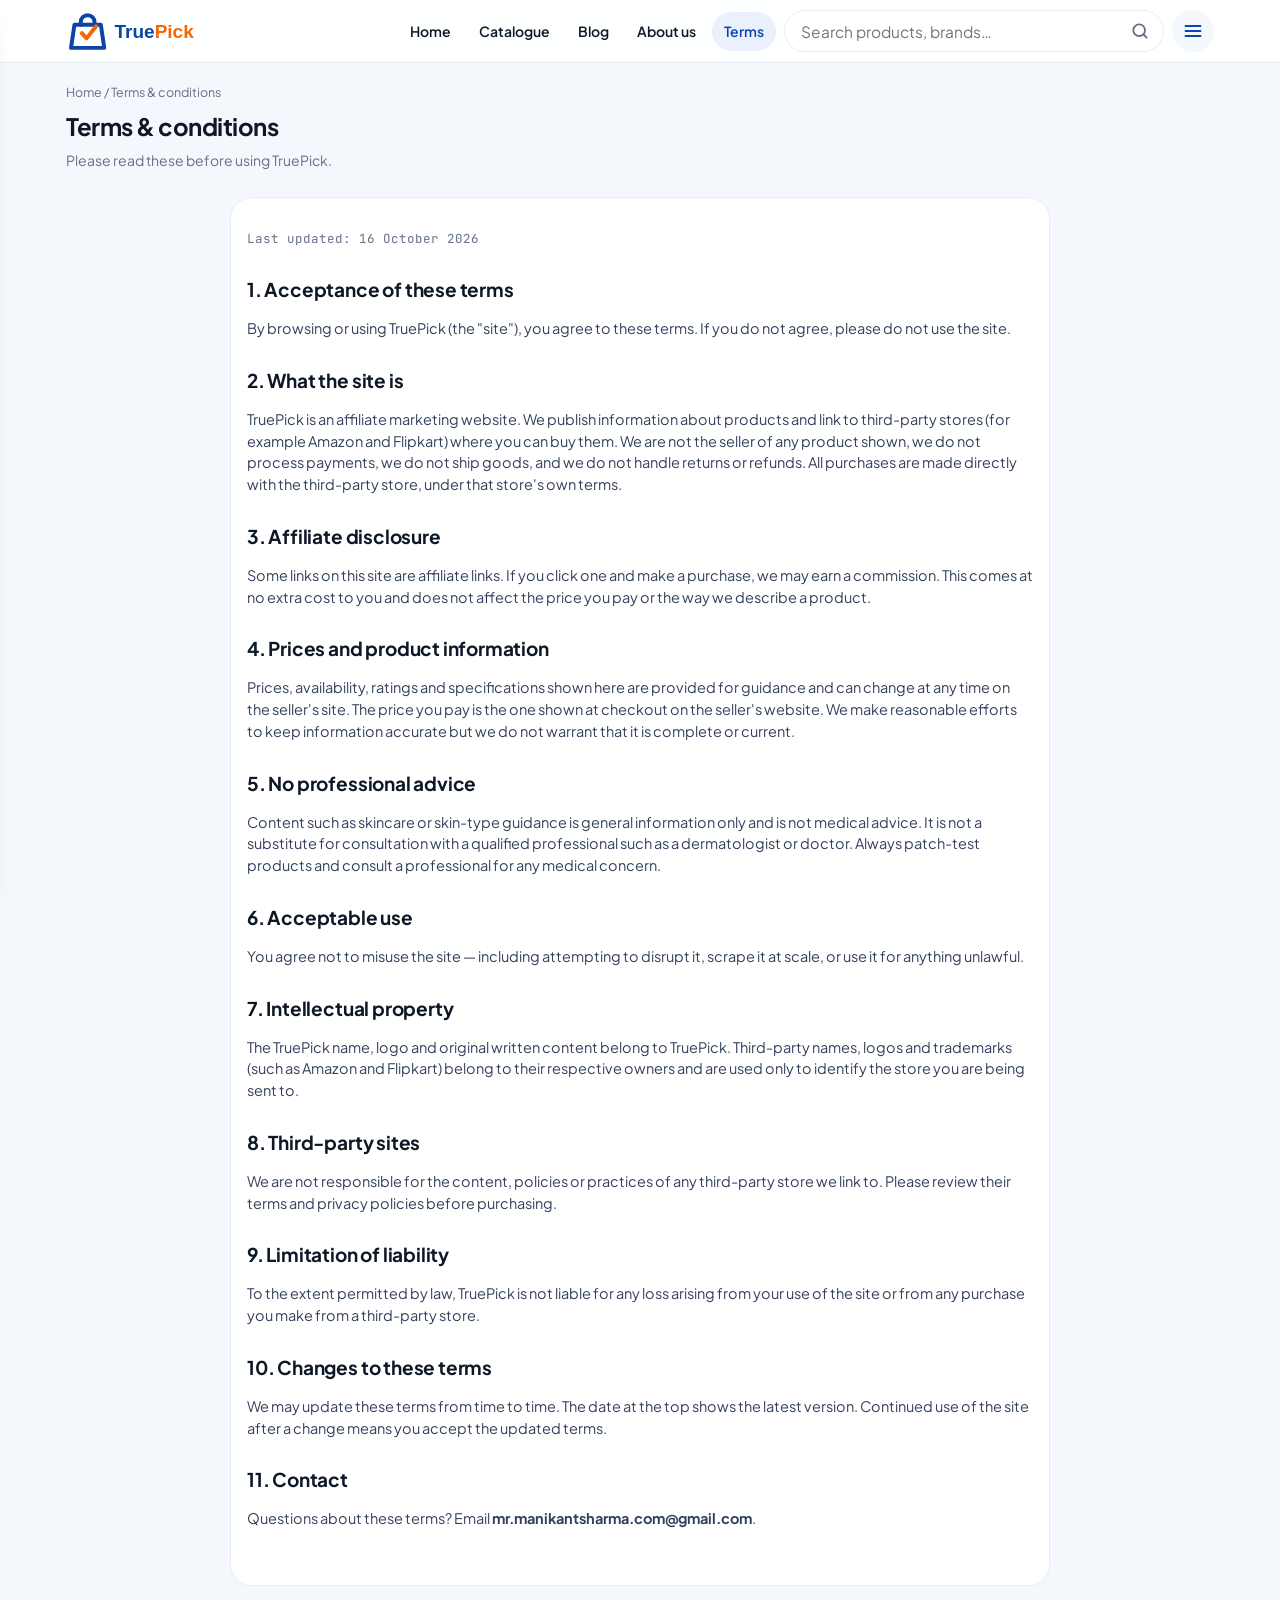
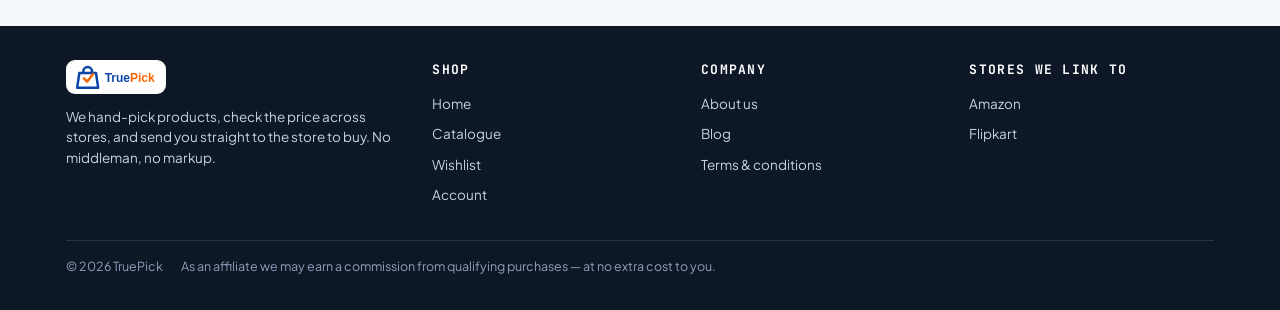
<file: terms.html>
<!DOCTYPE html>
<html lang="en">
<head>
<meta charset="UTF-8">
<meta name="viewport" content="width=device-width, initial-scale=1">
<title>Terms &amp; conditions — TruePick</title>
<meta name="description" content="The terms that govern your use of the TruePick affiliate site.">
<link rel="icon" href="assets/img/logo.svg">
<link rel="preconnect" href="https://fonts.googleapis.com">
<link rel="preconnect" href="https://fonts.gstatic.com" crossorigin>
<link href="https://fonts.googleapis.com/css2?family=Plus+Jakarta+Sans:wght@400;500;600;700;800&family=JetBrains+Mono:wght@500&display=swap" rel="stylesheet">
<link rel="stylesheet" href="assets/css/styles.css">
</head>
<body>
<div id="tp-header"></div>
<div id="tp-drawer"></div>

<main>
  <div class="page-h">
    <div class="crumb"><a href="index.html">Home</a> / Terms &amp; conditions</div>
    <h1>Terms &amp; conditions</h1>
    <p>Please read these before using TruePick.</p>
  </div>
  <section class="section">
    <div class="doc">
      <p class="updated">Last updated: 16 October 2026</p>

      <h2>1. Acceptance of these terms</h2>
      <p>By browsing or using TruePick (the "site"), you agree to these terms. If you do not agree, please do not use the site.</p>

      <h2>2. What the site is</h2>
      <p>TruePick is an affiliate marketing website. We publish information about products and link to third-party stores (for example Amazon and Flipkart) where you can buy them. We are not the seller of any product shown, we do not process payments, we do not ship goods, and we do not handle returns or refunds. All purchases are made directly with the third-party store, under that store's own terms.</p>

      <h2>3. Affiliate disclosure</h2>
      <p>Some links on this site are affiliate links. If you click one and make a purchase, we may earn a commission. This comes at no extra cost to you and does not affect the price you pay or the way we describe a product.</p>

      <h2>4. Prices and product information</h2>
      <p>Prices, availability, ratings and specifications shown here are provided for guidance and can change at any time on the seller's site. The price you pay is the one shown at checkout on the seller's website. We make reasonable efforts to keep information accurate but we do not warrant that it is complete or current.</p>

      <h2>5. No professional advice</h2>
      <p>Content such as skincare or skin-type guidance is general information only and is not medical advice. It is not a substitute for consultation with a qualified professional such as a dermatologist or doctor. Always patch-test products and consult a professional for any medical concern.</p>

      <h2>6. Acceptable use</h2>
      <p>You agree not to misuse the site — including attempting to disrupt it, scrape it at scale, or use it for anything unlawful.</p>

      <h2>7. Intellectual property</h2>
      <p>The TruePick name, logo and original written content belong to TruePick. Third-party names, logos and trademarks (such as Amazon and Flipkart) belong to their respective owners and are used only to identify the store you are being sent to.</p>

      <h2>8. Third-party sites</h2>
      <p>We are not responsible for the content, policies or practices of any third-party store we link to. Please review their terms and privacy policies before purchasing.</p>

      <h2>9. Limitation of liability</h2>
      <p>To the extent permitted by law, TruePick is not liable for any loss arising from your use of the site or from any purchase you make from a third-party store.</p>

      <h2>10. Changes to these terms</h2>
      <p>We may update these terms from time to time. The date at the top shows the latest version. Continued use of the site after a change means you accept the updated terms.</p>

      <h2>11. Contact</h2>
      <p>Questions about these terms? Email <b>mr.manikantsharma.com@gmail.com</b>.</p>
    </div>
  </section>
</main>

<div id="tp-footer"></div>

<script src="assets/js/config.js"></script>
<script src="assets/js/app.js"></script>
<script src="assets/js/layout.js"></script>
<script>TP.mountLayout('terms');</script>
</body>
</html>
</file>
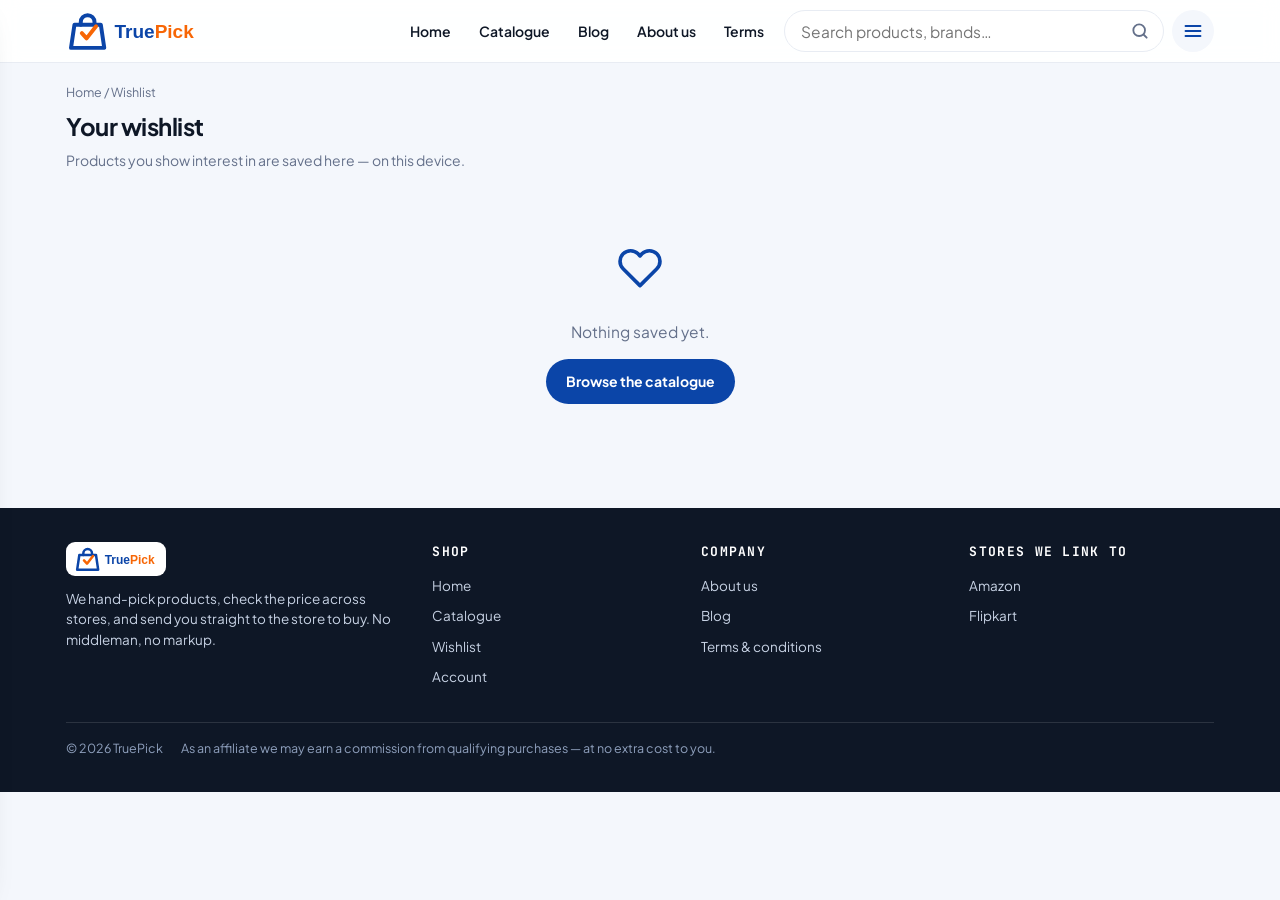
<file: wishlist.html>
<!DOCTYPE html>
<html lang="en">
<head>
<meta charset="UTF-8">
<meta name="viewport" content="width=device-width, initial-scale=1">
<title>Wishlist — TruePick</title>
<link rel="icon" href="assets/img/logo.svg">
<link rel="preconnect" href="https://fonts.googleapis.com">
<link rel="preconnect" href="https://fonts.gstatic.com" crossorigin>
<link href="https://fonts.googleapis.com/css2?family=Plus+Jakarta+Sans:wght@400;500;600;700;800&family=JetBrains+Mono:wght@500&display=swap" rel="stylesheet">
<link rel="stylesheet" href="assets/css/styles.css">
</head>
<body>
<div id="tp-header"></div>
<div id="tp-drawer"></div>

<main>
  <div class="page-h">
    <div class="crumb"><a href="index.html">Home</a> / Wishlist</div>
    <h1>Your wishlist</h1>
    <p>Products you show interest in are saved here — on this device.</p>
  </div>
  <section class="section">
    <div class="grid" id="grid"></div>
  </section>
</main>

<div id="tp-footer"></div>

<script src="assets/js/config.js"></script>
<script src="assets/js/app.js"></script>
<script src="assets/js/layout.js"></script>
<script>
TP.mountLayout('wishlist');
(async () => {
  const products = await TP.api('products');
  const ids = TP.wishlist.all();
  const list = (products || []).filter(p => ids.includes(p.id));
  const el = document.getElementById('grid');
  if (!list.length) {
    el.innerHTML = `<div class="empty" style="grid-column:1/-1"><div class="ic"><svg viewBox="0 0 24 24" fill="none" stroke="currentColor" stroke-width="1.9" stroke-linecap="round" stroke-linejoin="round"><path d="M20.8 4.6a5.5 5.5 0 0 0-7.8 0L12 5.7l-1-1.1a5.5 5.5 0 1 0-7.8 7.8l8.8 8.8 8.8-8.8a5.5 5.5 0 0 0 0-7.8z"/></svg></div>
      <p>Nothing saved yet.</p>
      <p style="margin-top:12px"><a class="btn btn-primary" href="catalogue.html">Browse the catalogue</a></p></div>`;
    return;
  }
  TP.renderGrid(el, list);
})();
</script>
</body>
</html>
</file>
<file: assets/css/styles.css>
/* TruePick — storefront styles. Brand tokens taken from the design board. */
:root{
  --blue:#0B45A8; --blue-2:#1E5AD1; --blue-50:#EAF1FC; --blue-100:#DCE7FA;
  --orange:#F76605; --orange-50:#FFF1E6; --yellow:#FFC93C;
  --ink:#0E1726; --muted:#64708A; --line:#E8ECF3; --bg:#fff; --soft:#F4F7FC;
  --ok:#0E9F6E; --danger:#E5484D;
  --r-sm:12px; --r:16px; --r-lg:22px; --r-xl:28px;
  --shadow:0 10px 30px -16px rgba(14,23,38,.28);
  --shadow-sm:0 2px 8px -3px rgba(14,23,38,.18);
  --f-body:'Plus Jakarta Sans',-apple-system,BlinkMacSystemFont,'Segoe UI',Roboto,sans-serif;
  --f-mono:'JetBrains Mono',ui-monospace,SFMono-Regular,monospace;
  --max:1180px;
}
*{box-sizing:border-box}
html,body{margin:0;padding:0}
body{
  font-family:var(--f-body);color:var(--ink);background:var(--soft);
  -webkit-font-smoothing:antialiased;line-height:1.5;font-size:15px;
}
a{color:inherit;text-decoration:none}
img{max-width:100%;display:block}
button,input,select,textarea{font-family:inherit;font-size:inherit}
button{cursor:pointer}
.container{max-width:var(--max);margin:0 auto;padding:0 16px}
.sr{position:absolute;width:1px;height:1px;overflow:hidden;clip:rect(0 0 0 0)}

/* ---------- Header ---------- */
.hdr{
  position:sticky;top:0;z-index:40;background:rgba(255,255,255,.92);
  backdrop-filter:saturate(1.4) blur(10px);border-bottom:1px solid var(--line);
}
.hdr-in{max-width:var(--max);margin:0 auto;padding:10px 16px;display:flex;align-items:center;gap:12px}
.icon-btn{
  width:42px;height:42px;flex:0 0 42px;border:0;background:var(--soft);border-radius:999px;
  color:var(--blue);display:grid;place-items:center;transition:.18s;
}
.icon-btn:hover{background:var(--blue-50)}
.icon-btn svg{width:20px;height:20px}
.brand{margin-left:auto;display:flex;align-items:center;gap:8px}
.brand img{height:38px;width:auto}
.hdr .nav-desk{display:none}
.hdr-spacer{flex:1}

/* search */
.search{position:relative;flex:1;max-width:520px;display:none}
.search.open{display:block}
.search input{
  width:100%;height:42px;border:1px solid var(--line);background:#fff;border-radius:999px;
  padding:0 44px 0 16px;outline:none;transition:.18s;
}
.search input:focus{border-color:var(--blue-2);box-shadow:0 0 0 4px var(--blue-50)}
.search svg{position:absolute;right:14px;top:11px;width:20px;height:20px;color:var(--muted)}
.search-results{
  position:absolute;top:50px;left:0;right:0;background:#fff;border:1px solid var(--line);
  border-radius:var(--r);box-shadow:var(--shadow);overflow:hidden;z-index:60;display:none;
}
.search-results.on{display:block}
.search-results a{display:flex;gap:10px;align-items:center;padding:10px 14px;border-bottom:1px solid var(--line)}
.search-results a:last-child{border-bottom:0}
.search-results a:hover{background:var(--soft)}
.search-results img{width:38px;height:38px;border-radius:10px;object-fit:cover;background:var(--soft)}
.search-results b{font-size:14px}
.search-results small{color:var(--muted);font-size:12px}

/* drawer */
.drawer-bg{position:fixed;inset:0;background:rgba(14,23,38,.45);z-index:80;opacity:0;pointer-events:none;transition:.2s}
.drawer-bg.on{opacity:1;pointer-events:auto}
.drawer{
  position:fixed;top:0;left:0;bottom:0;width:290px;max-width:84vw;background:#fff;z-index:90;
  transform:translateX(-102%);transition:transform .26s cubic-bezier(.4,0,.2,1);
  display:flex;flex-direction:column;box-shadow:var(--shadow);
}
.drawer.on{transform:none}
.drawer-h{padding:18px 18px 10px;display:flex;align-items:center;gap:10px;border-bottom:1px solid var(--line)}
.drawer-h img{height:32px}
.drawer nav{padding:8px;overflow:auto;flex:1}
.drawer nav a{
  display:flex;align-items:center;gap:12px;padding:13px 14px;border-radius:var(--r-sm);
  font-weight:600;color:var(--ink);
}
.drawer nav a:hover{background:var(--soft);color:var(--blue)}
.drawer nav a .dot{width:8px;height:8px;border-radius:50%;background:var(--orange);margin-left:auto}
.drawer nav .sep{height:1px;background:var(--line);margin:8px 6px}
.drawer nav .lbl{font-size:11px;letter-spacing:.14em;text-transform:uppercase;color:var(--muted);padding:14px 14px 6px;font-family:var(--f-mono)}
.drawer-f{padding:14px 18px;border-top:1px solid var(--line);color:var(--muted);font-size:12px}

/* ---------- Page shell ---------- */
main{padding-bottom:96px}
.page-h{max-width:var(--max);margin:0 auto;padding:20px 16px 4px}
.crumb{font-size:12.5px;color:var(--muted);margin-bottom:6px}
.crumb a:hover{color:var(--blue)}
.page-h h1{margin:0;font-size:24px;letter-spacing:-.02em}
.page-h p{margin:6px 0 0;color:var(--muted);font-size:14px}

/* ---------- Banner carousel ---------- */
.banners{max-width:var(--max);margin:14px auto 0;padding:0 16px}
.rail{display:flex;gap:14px;overflow-x:auto;scroll-snap-type:x mandatory;padding-bottom:6px;scrollbar-width:none}
.rail::-webkit-scrollbar{display:none}
.banner{
  position:relative;flex:0 0 86%;max-width:620px;scroll-snap-align:center;
  border-radius:var(--r-lg);overflow:hidden;min-height:172px;color:#fff;display:flex;
  box-shadow:var(--shadow);
}
.banner .bimg{position:absolute;inset:0;object-fit:cover;width:100%;height:100%}
.banner .shade{position:absolute;inset:0;background:linear-gradient(90deg,rgba(6,26,64,.86) 0%,rgba(6,26,64,.55) 52%,rgba(6,26,64,.15) 100%)}
.banner .bin{position:relative;padding:20px 22px;display:flex;flex-direction:column;justify-content:center;gap:8px;max-width:74%}
.banner .tag{align-self:flex-start;background:var(--yellow);color:var(--ink);font-weight:800;font-size:11px;letter-spacing:.06em;text-transform:uppercase;padding:4px 10px;border-radius:999px}
.banner h3{margin:0;font-size:21px;line-height:1.2;letter-spacing:-.02em}
.banner p{margin:0;font-size:13.5px;opacity:.92}
.banner .cta{align-self:flex-start;margin-top:4px;background:var(--orange);color:#fff;font-weight:700;font-size:13px;padding:9px 16px;border-radius:999px;display:inline-flex;gap:6px;align-items:center}
.banner:hover .cta{background:#e35c04}

/* ---------- Categories ---------- */
.cats{max-width:var(--max);margin:18px auto 0;padding:0 16px}
.sec-h{display:flex;align-items:baseline;gap:10px;margin:0 0 12px}
.sec-h h2{margin:0;font-size:18px;letter-spacing:-.02em}
.sec-h a{margin-left:auto;color:var(--blue);font-weight:700;font-size:13px}
.chips{display:flex;gap:10px;overflow-x:auto;padding-bottom:6px;scrollbar-width:none}
.chips::-webkit-scrollbar{display:none}
.chip{
  flex:0 0 auto;display:flex;flex-direction:column;align-items:center;gap:8px;width:76px;
  background:#fff;border:1px solid var(--line);border-radius:var(--r);padding:12px 6px;
  transition:.16s;font-weight:600;font-size:11.5px;text-align:center;
}
.chip:hover{border-color:var(--blue-100);box-shadow:var(--shadow-sm);transform:translateY(-2px)}
.chip .ic{width:40px;height:40px;border-radius:12px;background:var(--blue-50);display:grid;place-items:center;color:var(--blue);font-size:20px}

/* ---------- Product grid ---------- */
.section{max-width:var(--max);margin:22px auto 0;padding:0 16px}
.grid{display:grid;grid-template-columns:repeat(2,1fr);gap:14px}
.card{
  background:#fff;border:1px solid var(--line);border-radius:var(--r);overflow:hidden;
  display:flex;flex-direction:column;transition:.18s;position:relative;
}
.card:hover{box-shadow:var(--shadow);transform:translateY(-3px);border-color:var(--blue-100)}
.card .thumb{position:relative;aspect-ratio:1/1;background:var(--soft);overflow:hidden}
.card .thumb img{width:100%;height:100%;object-fit:cover}
.badge{
  position:absolute;top:10px;left:10px;background:var(--ink);color:#fff;font-size:10.5px;
  font-weight:800;letter-spacing:.05em;text-transform:uppercase;padding:4px 9px;border-radius:999px;
}
.badge.orange{background:var(--orange)} .badge.blue{background:var(--blue)} .badge.yellow{background:var(--yellow);color:var(--ink)}
.fav{
  position:absolute;top:8px;right:8px;width:34px;height:34px;border:0;border-radius:999px;
  background:rgba(255,255,255,.9);display:grid;place-items:center;color:var(--muted);box-shadow:var(--shadow-sm);
}
.fav.on{color:var(--orange)}
.fav svg{width:18px;height:18px}
.card .body{padding:12px;display:flex;flex-direction:column;gap:6px;flex:1}
.card .cat{font-size:11px;color:var(--muted);text-transform:uppercase;letter-spacing:.06em;font-family:var(--f-mono)}
.card .name{font-size:14px;font-weight:700;line-height:1.3;display:-webkit-box;-webkit-line-clamp:2;-webkit-box-orient:vertical;overflow:hidden}
.card .price{display:flex;align-items:baseline;gap:8px;margin-top:auto}
.card .price b{font-size:16px}
.card .price s{color:var(--muted);font-size:12.5px}
.card .price .off{color:var(--ok);font-weight:700;font-size:12px}
.stars{display:inline-flex;align-items:center;gap:4px;font-size:12px;color:var(--muted)}
.stars .st{color:var(--yellow);letter-spacing:-1px}
.stars b{color:var(--ink);font-weight:700}

/* ---------- Buttons ---------- */
.btn{
  display:inline-flex;align-items:center;justify-content:center;gap:8px;border:0;border-radius:999px;
  padding:12px 20px;font-weight:700;font-size:14px;transition:.16s;
}
.btn-primary{background:var(--blue);color:#fff}
.btn-primary:hover{background:#0a3c90}
.btn-orange{background:var(--orange);color:#fff}
.btn-orange:hover{background:#e35c04}
.btn-ghost{background:var(--soft);color:var(--ink);border:1px solid var(--line)}
.btn-ghost:hover{background:var(--blue-50)}
.btn-block{width:100%}

/* ---------- Affiliate buttons (image + text) ---------- */
.buy-row{display:flex;flex-direction:column;gap:10px}
.aff{
  display:flex;align-items:center;gap:12px;border-radius:14px;padding:12px 14px;
  border:1.5px solid var(--line);background:#fff;font-weight:700;transition:.16s;
}
.aff:hover{transform:translateY(-2px);box-shadow:var(--shadow)}
.aff .logo{width:40px;height:40px;flex:0 0 40px;border-radius:10px;display:grid;place-items:center;overflow:hidden;background:var(--soft)}
.aff .logo img{width:100%;height:100%;object-fit:contain}
.aff .txt{display:flex;flex-direction:column;line-height:1.25}
.aff .txt small{font-weight:600;color:var(--muted);font-size:11.5px}
.aff .go{margin-left:auto;color:var(--muted)}

/* ---------- Product detail ---------- */
.pdp{max-width:var(--max);margin:0 auto;padding:16px}
.pdp-top{display:grid;grid-template-columns:1fr;gap:20px}
.gallery{background:#fff;border:1px solid var(--line);border-radius:var(--r-lg);overflow:hidden}
.gallery .main{aspect-ratio:1/1;background:var(--soft)}
.gallery .main img{width:100%;height:100%;object-fit:cover}
.gallery .thumbs{display:flex;gap:8px;padding:10px}
.gallery .thumbs img{width:58px;height:58px;border-radius:10px;object-fit:cover;border:1.5px solid var(--line);cursor:pointer}
.gallery .thumbs img.on{border-color:var(--blue)}
.pdp-info h1{margin:6px 0 4px;font-size:23px;letter-spacing:-.02em}
.pdp-info .brandline{font-size:12.5px;color:var(--muted);font-family:var(--f-mono);text-transform:uppercase;letter-spacing:.06em}
.pdp-price{display:flex;align-items:baseline;gap:10px;margin:10px 0}
.pdp-price b{font-size:27px;letter-spacing:-.02em}
.pdp-price s{color:var(--muted)}
.pdp-price .off{color:var(--ok);font-weight:800}
.pdp-desc{color:#33415c;font-size:14.5px;margin:12px 0}
.trust{display:flex;gap:14px;flex-wrap:wrap;margin:14px 0;color:var(--muted);font-size:12.5px}
.trust span{display:inline-flex;gap:6px;align-items:center}
.trust svg{width:16px;height:16px;color:var(--blue)}

/* blocks */
.block{background:#fff;border:1px solid var(--line);border-radius:var(--r);margin:14px 0;overflow:hidden}
.block-h{padding:15px 16px;display:flex;align-items:center;gap:10px}
.block-h .ic{width:34px;height:34px;border-radius:10px;background:var(--blue-50);color:var(--blue);display:grid;place-items:center;flex:0 0 34px}
.block-h h3{margin:0;font-size:15.5px;letter-spacing:-.01em}
.block-h p{margin:2px 0 0;color:var(--muted);font-size:12.5px}
.block-b{padding:0 16px 16px}
.goodfor{display:flex;flex-direction:column;gap:9px}
.goodfor li{display:flex;gap:9px;align-items:flex-start;font-size:14px;color:#33415c}
.goodfor li .tick{color:var(--ok);flex:0 0 auto;margin-top:2px}
.acc{border-top:1px solid var(--line)}
.acc:first-child{border-top:0}
.acc-q{
  width:100%;text-align:left;background:none;border:0;padding:15px 4px;display:flex;gap:12px;
  align-items:center;font-weight:700;font-size:14.5px;color:var(--ink);
}
.acc-q .plus{
  margin-left:auto;width:28px;height:28px;flex:0 0 28px;border-radius:999px;background:var(--blue-50);
  color:var(--blue);display:grid;place-items:center;font-size:18px;font-weight:800;transition:.2s;
}
.acc.open .acc-q .plus{transform:rotate(45deg);background:var(--orange);color:#fff}
.acc-a{max-height:0;overflow:hidden;transition:max-height .28s ease;color:#33415c;font-size:14px}
.acc.open .acc-a{max-height:640px}
.acc-a .in{padding:0 4px 16px}
.pill-list{display:flex;flex-wrap:wrap;gap:8px}
.pill{background:var(--soft);border:1px solid var(--line);border-radius:999px;padding:6px 12px;font-size:12.5px;font-weight:600}
.pill.alt:hover{background:var(--blue-50);border-color:var(--blue-100);color:var(--blue)}
.callout{background:var(--orange-50);border:1px solid #ffd9bd;border-radius:12px;padding:12px 14px;font-size:13.5px;color:#7a3a08;display:flex;gap:10px}
.callout.blue{background:var(--blue-50);border-color:var(--blue-100);color:#0a3578}

/* rating widget */
.rate-box{display:flex;align-items:center;gap:14px;flex-wrap:wrap}
.rate-stars{display:flex;gap:4px}
.rate-stars button{background:none;border:0;font-size:26px;color:#d7dde8;line-height:1}
.rate-stars button.on{color:var(--yellow)}
.rate-box .txt{font-size:13px;color:var(--muted)}

/* ---------- Blog ---------- */
.blog-grid{display:grid;grid-template-columns:1fr;gap:16px}
.post{background:#fff;border:1px solid var(--line);border-radius:var(--r-lg);overflow:hidden;display:flex;flex-direction:column}
.post .cover{aspect-ratio:16/9;background:var(--soft)}
.post .cover img{width:100%;height:100%;object-fit:cover}
.post .pb{padding:16px;display:flex;flex-direction:column;gap:8px}
.post h3{margin:0;font-size:17px;letter-spacing:-.01em}
.post p{margin:0;color:var(--muted);font-size:13.5px}
.post .meta{font-size:12px;color:var(--muted);font-family:var(--f-mono)}
.reader{background:#fff;border:1px solid var(--line);border-radius:var(--r-lg);padding:18px;max-width:760px;margin:0 auto}
.reader h1{margin:6px 0 4px;font-size:24px;letter-spacing:-.02em}
.reader .meta{color:var(--muted);font-size:12.5px;font-family:var(--f-mono);margin-bottom:12px}
.reader .prose p{margin:0 0 14px;font-size:16px;color:#2b3852;line-height:1.7}
.listen{
  display:inline-flex;align-items:center;gap:10px;background:var(--blue);color:#fff;border:0;
  border-radius:999px;padding:10px 16px;font-weight:700;font-size:13.5px;margin-bottom:16px;
}
.listen.on{background:var(--orange)}
.listen .dot{width:9px;height:9px;border-radius:50%;background:#fff}
.listen.on .dot{animation:pulse 1s infinite}
@keyframes pulse{0%,100%{opacity:1}50%{opacity:.25}}

/* ---------- Static pages ---------- */
.doc{max-width:820px;margin:0 auto;padding:20px 16px 40px;background:#fff;border:1px solid var(--line);border-radius:var(--r-lg)}
.doc h2{font-size:19px;margin:26px 0 8px;letter-spacing:-.01em}
.doc h2:first-child{margin-top:0}
.doc p,.doc li{color:#33415c;font-size:14.5px}
.doc ul{padding-left:20px}
.doc .updated{font-size:12.5px;color:var(--muted);font-family:var(--f-mono)}

/* ---------- Footer ---------- */
footer.site{background:var(--ink);color:#c7d2e4;margin-top:40px}
footer.site .fin{max-width:var(--max);margin:0 auto;padding:34px 16px 90px;display:grid;gap:24px}
footer.site h4{color:#fff;font-size:13px;letter-spacing:.1em;text-transform:uppercase;margin:0 0 10px;font-family:var(--f-mono)}
footer.site a{display:block;padding:5px 0;font-size:13.5px;color:#c7d2e4}
footer.site a:hover{color:#fff}
footer.site .brandline{display:flex;align-items:center;gap:10px;margin-bottom:10px}
footer.site .brandline img{height:34px;background:#fff;padding:5px 8px;border-radius:9px}
footer.site .legal{border-top:1px solid rgba(255,255,255,.12);margin-top:6px;padding-top:16px;font-size:12.5px;color:#8fa0bd;display:flex;flex-wrap:wrap;gap:8px 18px}

/* ---------- Bottom tabs ---------- */
.tabs{
  position:fixed;left:0;right:0;bottom:0;z-index:45;background:rgba(255,255,255,.96);
  backdrop-filter:blur(10px);border-top:1px solid var(--line);display:flex;padding:6px 4px calc(6px + env(safe-area-inset-bottom));
}
.tabs a{flex:1;display:flex;flex-direction:column;align-items:center;gap:3px;padding:6px 0;color:var(--muted);font-size:10.5px;font-weight:700}
.tabs a svg{width:22px;height:22px}
.tabs a.on{color:var(--blue)}
.tabs a.on .tickmark{position:absolute}
.tabs .cnt{position:absolute;transform:translate(12px,-8px);background:var(--orange);color:#fff;font-size:9.5px;border-radius:999px;padding:1px 5px}

/* toast */
.toast{position:fixed;left:50%;bottom:96px;transform:translateX(-50%) translateY(20px);background:var(--ink);color:#fff;padding:11px 18px;border-radius:999px;font-size:13.5px;font-weight:600;opacity:0;pointer-events:none;transition:.25s;z-index:120}
.toast.on{opacity:1;transform:translateX(-50%)}

/* empty */
.empty{text-align:center;padding:48px 16px;color:var(--muted)}
.empty .ic{font-size:40px;margin-bottom:8px}

/* ---------- Responsive ---------- */
@media(min-width:760px){
  body{font-size:15.5px}
  .grid{grid-template-columns:repeat(3,1fr)}
  .blog-grid{grid-template-columns:repeat(2,1fr)}
  .banner{flex-basis:60%}
  .hdr .nav-desk{display:flex;gap:4px;margin-left:18px}
  .hdr .nav-desk a{padding:9px 12px;border-radius:999px;font-weight:600;font-size:14px;color:var(--ink)}
  .hdr .nav-desk a:hover{background:var(--soft);color:var(--blue)}
  .hdr .nav-desk a.on{color:var(--blue);background:var(--blue-50)}
  .brand{margin-left:0;order:3}
  .hdr-in{gap:8px}
  .tabs{display:none}
  footer.site .fin{padding-bottom:34px}
  main{padding-bottom:0}
  .pdp-top{grid-template-columns:minmax(0,1fr) minmax(0,1.05fr)}
  .search{display:block}
}
@media(min-width:1024px){
  .grid{grid-template-columns:repeat(4,1fr)}
  footer.site .fin{grid-template-columns:1.4fr 1fr 1fr 1fr}
}

/* layout extras */
@media(min-width:760px){ .hdr [data-search]{display:none} .brand{order:0;margin-left:0} .nav-desk{margin-left:8px} .hdr-spacer{display:none} }
.drawer .icon-btn[data-close]{margin-left:auto;width:36px;height:36px;flex:0 0 36px}
.pdp .buy-row{margin-top:6px}
.sec-title{max-width:var(--max);margin:24px auto 0;padding:0 16px}
.sticky-buy{position:sticky;bottom:80px}

/* icon sizing inside content blocks */
.block-h .ic svg{width:20px;height:20px}
.callout svg{width:22px;height:22px;flex:0 0 22px;margin-top:1px}
.goodfor li .tick svg{width:17px;height:17px}
.pill svg{width:14px;height:14px}

/* header: logo on the LEFT (was on the right); menu + search moved to the right */
.brand{margin-left:0}
.hdr-gap{flex:1 1 0;min-width:0}
.hdr-in .search{flex:0 1 360px}
@media(min-width:760px){ .hdr .nav-desk{margin-left:0} .hdr-in .search{flex:0 1 380px} }

/* icon sizing + accordion control */
.chip .ic svg{width:22px;height:22px}
.btn svg{width:18px;height:18px;flex:0 0 18px}
.empty .ic{color:var(--blue)}
.empty .ic svg{width:46px;height:46px}
.acc-q .plus svg{width:15px;height:15px}
.menu a svg{width:20px;height:20px;flex:0 0 20px;color:var(--blue)}
.side a.nav svg{width:18px;height:18px;flex:0 0 18px}
.trust svg{width:16px;height:16px}

/* ---------- catalogue filters ---------- */
.toolbar{margin-left:auto;display:flex;gap:8px;align-items:center;flex-wrap:wrap}
.fpanel{background:#fff;border:1px solid var(--line);border-radius:var(--r);padding:16px;margin-bottom:14px;display:grid;gap:18px;grid-template-columns:1fr}
@media(min-width:760px){.fpanel{grid-template-columns:repeat(4,minmax(0,1fr));align-items:start}.fpanel .btn-block{grid-column:1/-1}}
.fgroup h4{margin:0 0 8px;font-size:11.5px;letter-spacing:.08em;text-transform:uppercase;color:var(--muted);font-family:var(--f-mono);font-weight:500}
.frow{display:flex;align-items:center;gap:8px}
.frow input{flex:1;min-width:0;border:1px solid var(--line);border-radius:10px;padding:9px 11px;outline:none;background:#fff}
.frow input:focus{border-color:var(--blue-2);box-shadow:0 0 0 3px var(--blue-50)}
.frow .dash{color:var(--muted)}
.quick{display:flex;flex-wrap:wrap;gap:7px;margin-top:9px}
.qbtn{background:#fff;border:1px solid var(--line);border-radius:999px;padding:6px 12px;font-size:12.5px;font-weight:600;color:var(--ink);transition:.15s}
.qbtn:hover{border-color:var(--blue-100);color:var(--blue)}
.qbtn.on{background:var(--blue);border-color:var(--blue);color:#fff}
.active{display:flex;flex-wrap:wrap;gap:8px;margin:0 0 12px;align-items:center}
.achip{display:inline-flex;align-items:center;gap:7px;background:var(--blue-50);border:1px solid var(--blue-100);color:var(--blue);border-radius:999px;padding:5px 11px;font-size:12.5px;font-weight:600}
.achip button{border:0;background:none;color:inherit;font-size:16px;line-height:1;cursor:pointer;padding:0}
.fcount{background:var(--orange);color:#fff;border-radius:999px;font-size:11px;font-weight:800;padding:1px 7px;margin-left:6px}
.btn-sm{padding:8px 13px;font-size:13px;border-radius:10px;gap:7px}
.btn-sm svg{width:16px;height:16px}
#sort{padding:9px 13px;font-weight:700;font-size:13px;border-radius:10px;cursor:pointer}

/* ---------- accessibility + polish (audit fixes) ---------- */
:focus-visible{outline:3px solid var(--blue-2);outline-offset:2px;border-radius:8px}
.card:focus-visible,.chip:focus-visible,.qbtn:focus-visible{outline-offset:3px}
.fav{width:40px;height:40px}
@media (prefers-reduced-motion: reduce){
  *,*::before,*::after{animation-duration:.001ms !important;animation-iteration-count:1 !important;transition-duration:.001ms !important;scroll-behavior:auto !important}
}

/* ---------- YouTube video reviews ---------- */
.vgrid{display:grid;grid-template-columns:1fr;gap:12px}
@media(min-width:760px){.vgrid{grid-template-columns:1fr 1fr}}
.video{display:block;padding:0;border:1px solid var(--line);border-radius:14px;overflow:hidden;background:#fff;text-align:left;cursor:pointer;transition:.16s}
.video:hover{border-color:var(--blue-100);box-shadow:var(--shadow);transform:translateY(-2px)}
.vthumb{position:relative;display:block;aspect-ratio:16/9;background:linear-gradient(135deg,#0B45A8,#1E5AD1)}
.vthumb img{width:100%;height:100%;object-fit:cover;display:block}
.vplay{position:absolute;inset:0;margin:auto;width:52px;height:52px;border-radius:999px;background:rgba(255,255,255,.94);color:var(--orange);display:grid;place-items:center;box-shadow:0 6px 18px -8px rgba(0,0,0,.5)}
.vplay svg{width:24px;height:24px}
.vmeta{display:flex;flex-direction:column;gap:3px;padding:11px 13px}
.vmeta b{font-size:13.5px;line-height:1.35}
.vmeta small{color:var(--muted);font-size:12px}
.vframe{width:100%;aspect-ratio:16/9;border:0;border-radius:14px;display:block;background:#000}
</file>
